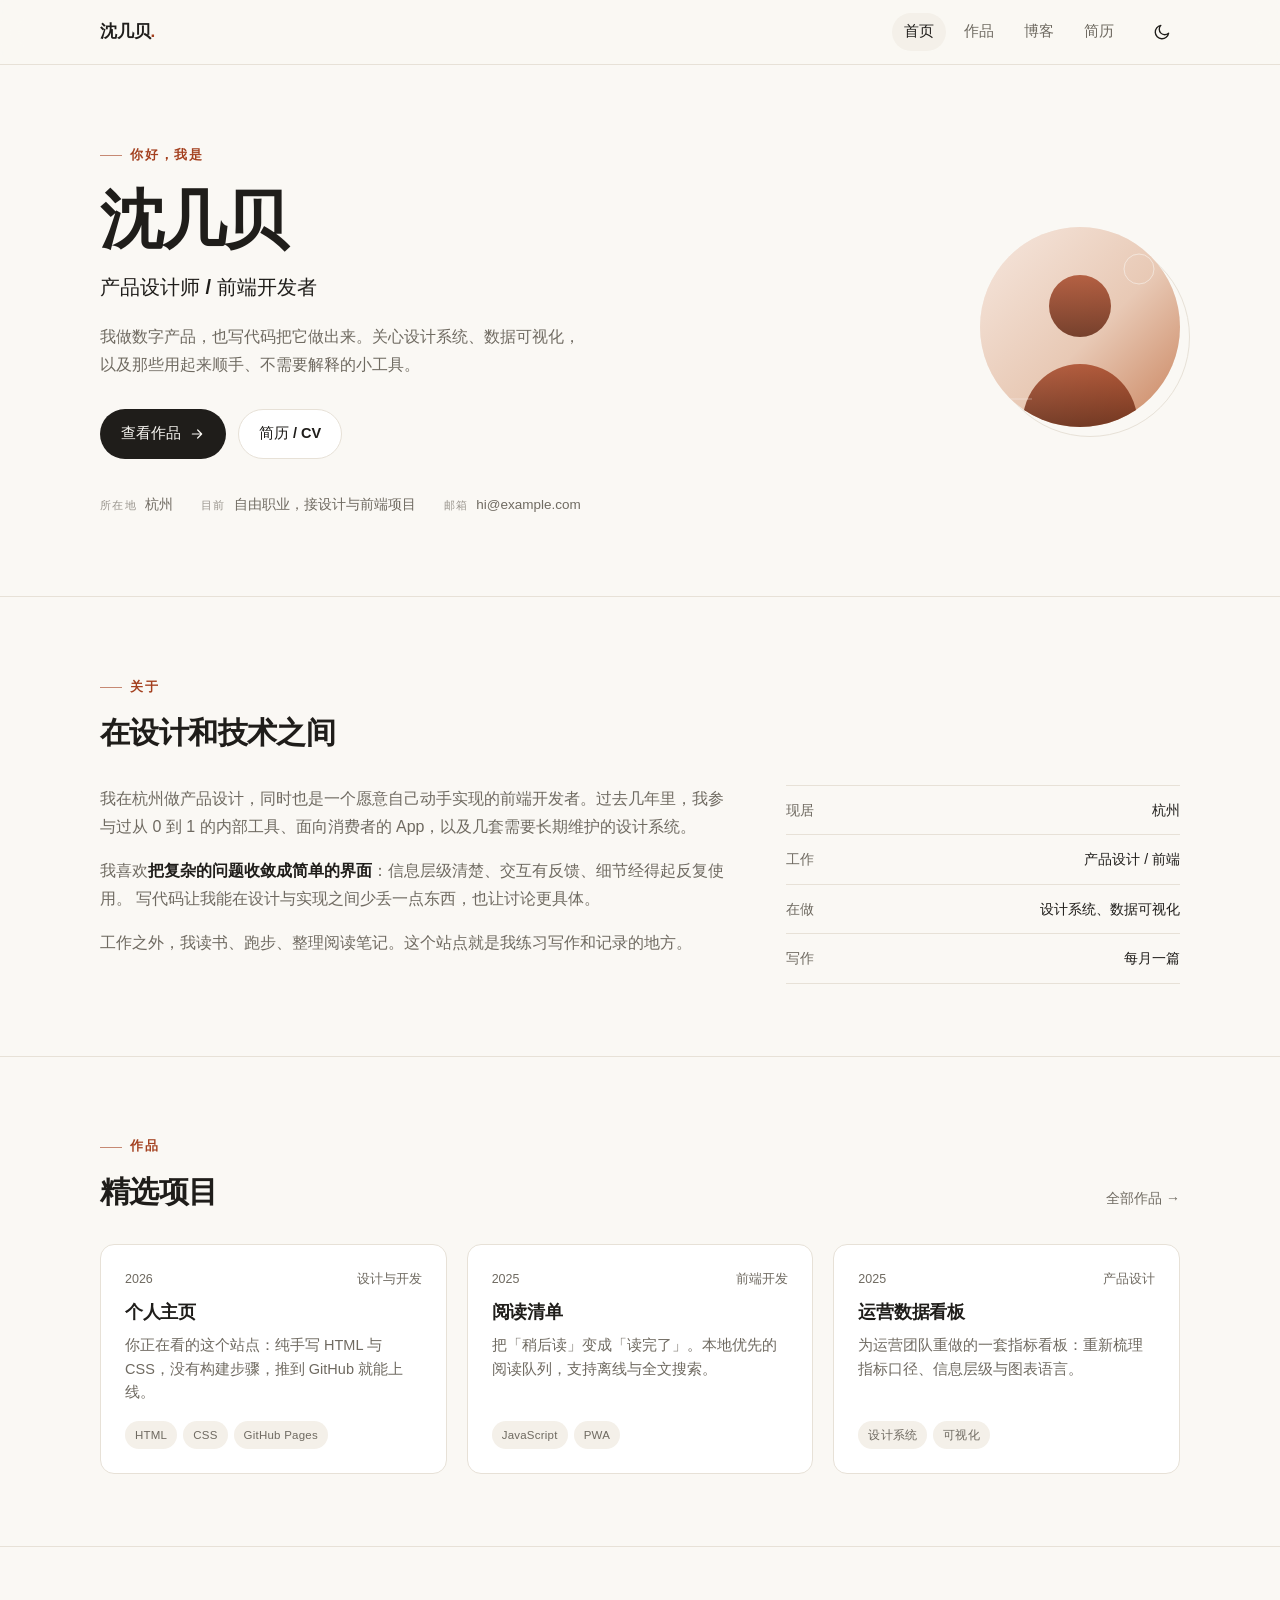
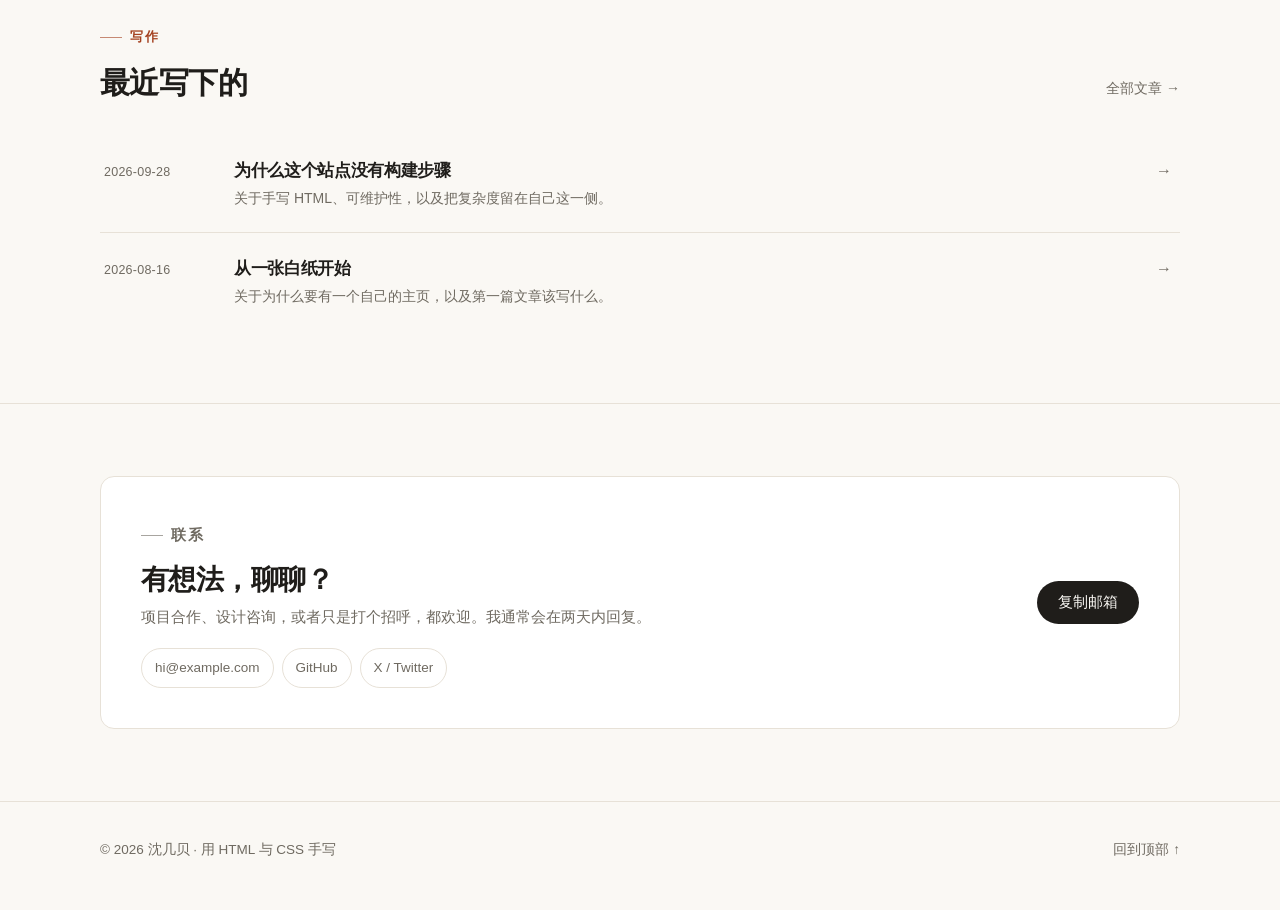
<file: index.html>
<!doctype html>
<html lang="zh-CN">
<head>
  <meta charset="utf-8">
  <meta name="viewport" content="width=device-width, initial-scale=1">
  <title>沈几贝 · 设计与开发</title>
  <meta name="description" content="沈几贝的个人主页：产品设计、前端开发与一些写下来的想法。">
  <meta name="theme-color" content="#faf8f4">

  <meta property="og:type" content="website">
  <meta property="og:title" content="沈几贝 · 设计与开发">
  <meta property="og:description" content="产品设计、前端开发，以及一些写下来的想法。">
  <meta property="og:image" content="assets/img/avatar.svg">

  <link rel="icon" href="assets/img/favicon.svg" type="image/svg+xml">
  <link rel="stylesheet" href="assets/css/style.css">

  <!-- 在样式加载前确定主题，避免闪白 -->
  <script>
    (function () {
      try {
        var saved = localStorage.getItem("theme");
        if (saved === "dark" || (!saved && window.matchMedia("(prefers-color-scheme: dark)").matches)) {
          document.documentElement.setAttribute("data-theme", "dark");
        }
      } catch (err) {}
    })();
  </script>
</head>
<body>
  <a class="skip-link" href="#main">跳到正文</a>

  <header class="site-header">
    <div class="wrap header-inner">
      <a class="brand" href="index.html">沈几贝<span class="brand-dot">.</span></a>

      <nav class="nav" id="nav" aria-label="主导航">
        <a href="index.html" aria-current="page">首页</a>
        <a href="projects.html">作品</a>
        <a href="blog/index.html">博客</a>
        <a href="resume.html">简历</a>
      </nav>

      <div class="header-actions">
        <button class="icon-btn" id="theme-toggle" type="button" aria-label="切换到深色模式" aria-pressed="false">
          <svg class="icon-sun" viewBox="0 0 24 24" aria-hidden="true">
            <circle cx="12" cy="12" r="4"></circle>
            <path d="M12 2v2M12 20v2M4.9 4.9l1.4 1.4M17.7 17.7l1.4 1.4M2 12h2M20 12h2M4.9 19.1l1.4-1.4M17.7 6.3l1.4-1.4"></path>
          </svg>
          <svg class="icon-moon" viewBox="0 0 24 24" aria-hidden="true">
            <path d="M21 12.8A8.5 8.5 0 1 1 11.2 3a6.6 6.6 0 0 0 9.8 9.8Z"></path>
          </svg>
        </button>

        <button class="icon-btn menu-btn" id="menu-toggle" type="button" aria-label="打开菜单" aria-expanded="false" aria-controls="nav">
          <svg viewBox="0 0 24 24" aria-hidden="true">
            <path d="M4 7h16M4 12h16M4 17h16"></path>
          </svg>
        </button>
      </div>
    </div>
  </header>

  <main id="main">
    <!-- Hero -->
    <section class="hero wrap">
      <div class="hero-text">
        <p class="eyebrow">你好，我是</p>
        <h1 class="hero-title">沈几贝</h1>
        <p class="hero-role">产品设计师 / 前端开发者</p>
        <p class="hero-lede">
          我做数字产品，也写代码把它做出来。关心设计系统、数据可视化，以及那些用起来顺手、不需要解释的小工具。
        </p>

        <div class="hero-actions">
          <a class="btn btn-solid" href="projects.html">
            查看作品
            <svg viewBox="0 0 24 24" aria-hidden="true"><path d="M5 12h14M13 6l6 6-6 6"></path></svg>
          </a>
          <a class="btn btn-ghost" href="resume.html">简历 / CV</a>
        </div>

        <ul class="hero-meta">
          <li><span>所在地</span>杭州</li>
          <li><span>目前</span>自由职业，接设计与前端项目</li>
          <li><span>邮箱</span>hi@example.com</li>
        </ul>
      </div>

      <div class="hero-portrait">
        <img src="assets/img/avatar.svg" alt="头像占位图，请替换为你的照片" width="200" height="200">
      </div>
    </section>

    <!-- 关于 -->
    <section class="section" id="about">
      <div class="wrap">
        <div class="section-head">
          <div>
            <p class="eyebrow">关于</p>
            <h2>在设计和技术之间</h2>
          </div>
        </div>

        <div class="about">
          <div>
            <p>
              我在杭州做产品设计，同时也是一个愿意自己动手实现的前端开发者。过去几年里，我参与过从
              0 到 1 的内部工具、面向消费者的 App，以及几套需要长期维护的设计系统。
            </p>
            <p>
              我喜欢<strong>把复杂的问题收敛成简单的界面</strong>：信息层级清楚、交互有反馈、细节经得起反复使用。
              写代码让我能在设计与实现之间少丢一点东西，也让讨论更具体。
            </p>
            <p>
              工作之外，我读书、跑步、整理阅读笔记。这个站点就是我练习写作和记录的地方。
            </p>
          </div>

          <ul class="facts">
            <li><span class="k">现居</span><span class="v">杭州</span></li>
            <li><span class="k">工作</span><span class="v">产品设计 / 前端</span></li>
            <li><span class="k">在做</span><span class="v">设计系统、数据可视化</span></li>
            <li><span class="k">写作</span><span class="v">每月一篇</span></li>
          </ul>
        </div>
      </div>
    </section>

    <!-- 精选作品 -->
    <section class="section" id="work">
      <div class="wrap">
        <div class="section-head">
          <div>
            <p class="eyebrow">作品</p>
            <h2>精选项目</h2>
          </div>
          <a class="more" href="projects.html">全部作品 →</a>
        </div>

        <div class="grid grid-3">
          <a class="card" href="https://github.com/your-username">
            <div class="card-top"><span>2026</span><span>设计与开发</span></div>
            <h3>个人主页</h3>
            <p>你正在看的这个站点：纯手写 HTML 与 CSS，没有构建步骤，推到 GitHub 就能上线。</p>
            <div class="card-tags">
              <span class="tag">HTML</span>
              <span class="tag">CSS</span>
              <span class="tag">GitHub Pages</span>
            </div>
          </a>

          <a class="card" href="https://github.com/your-username">
            <div class="card-top"><span>2025</span><span>前端开发</span></div>
            <h3>阅读清单</h3>
            <p>把「稍后读」变成「读完了」。本地优先的阅读队列，支持离线与全文搜索。</p>
            <div class="card-tags">
              <span class="tag">JavaScript</span>
              <span class="tag">PWA</span>
            </div>
          </a>

          <a class="card" href="https://github.com/your-username">
            <div class="card-top"><span>2025</span><span>产品设计</span></div>
            <h3>运营数据看板</h3>
            <p>为运营团队重做的一套指标看板：重新梳理指标口径、信息层级与图表语言。</p>
            <div class="card-tags">
              <span class="tag">设计系统</span>
              <span class="tag">可视化</span>
            </div>
          </a>
        </div>
      </div>
    </section>

    <!-- 写作 -->
    <section class="section" id="writing">
      <div class="wrap">
        <div class="section-head">
          <div>
            <p class="eyebrow">写作</p>
            <h2>最近写下的</h2>
          </div>
          <a class="more" href="blog/index.html">全部文章 →</a>
        </div>

        <ul class="post-list">
          <li>
            <a class="post-item" href="blog/why-static.html">
              <span class="post-date">2026-09-28</span>
              <div>
                <h3>为什么这个站点没有构建步骤</h3>
                <p>关于手写 HTML、可维护性，以及把复杂度留在自己这一侧。</p>
              </div>
              <span class="post-arrow" aria-hidden="true">→</span>
            </a>
          </li>
          <li>
            <a class="post-item" href="blog/hello-world.html">
              <span class="post-date">2026-08-16</span>
              <div>
                <h3>从一张白纸开始</h3>
                <p>关于为什么要有一个自己的主页，以及第一篇文章该写什么。</p>
              </div>
              <span class="post-arrow" aria-hidden="true">→</span>
            </a>
          </li>
        </ul>
      </div>
    </section>

    <!-- 联系 -->
    <section class="section" id="contact">
      <div class="wrap">
        <div class="contact">
          <div>
            <p class="eyebrow">联系</p>
            <h2>有想法，聊聊？</h2>
            <p>项目合作、设计咨询，或者只是打个招呼，都欢迎。我通常会在两天内回复。</p>
            <ul class="socials">
              <li><a href="mailto:hi@example.com">hi@example.com</a></li>
              <li><a href="https://github.com/your-username">GitHub</a></li>
              <li><a href="https://x.com/your-username">X / Twitter</a></li>
            </ul>
          </div>
          <button class="btn btn-solid" type="button" data-copy="hi@example.com">复制邮箱</button>
        </div>
      </div>
    </section>
  </main>

  <footer class="site-footer">
    <div class="wrap footer-inner">
      <p>© <span data-year>2026</span> 沈几贝 · 用 HTML 与 CSS 手写</p>
      <p><a href="#main">回到顶部 ↑</a></p>
    </div>
  </footer>

  <script src="assets/js/main.js"></script>
</body>
</html>
</file>
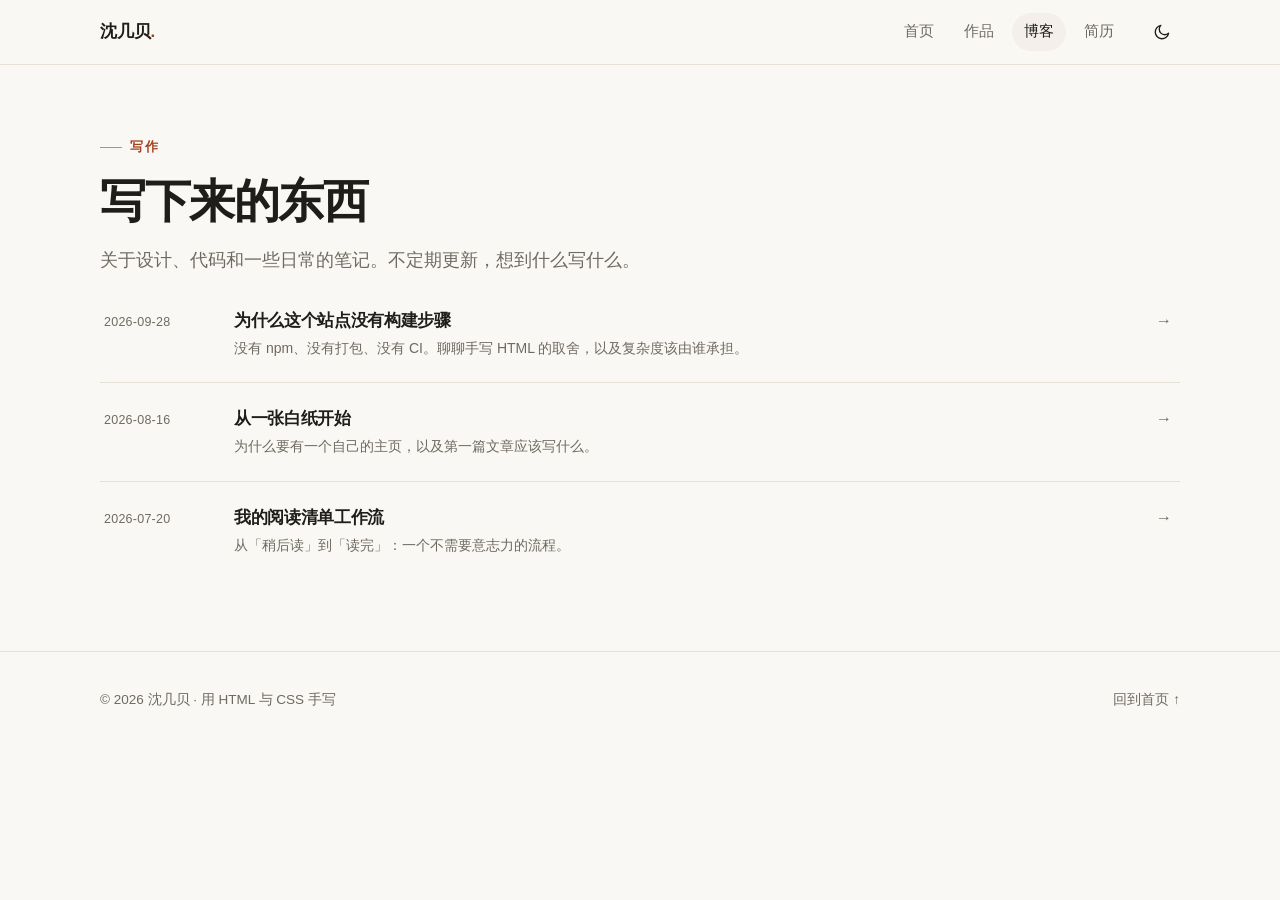
<file: blog/index.html>
<!doctype html>
<html lang="zh-CN">
<head>
  <meta charset="utf-8">
  <meta name="viewport" content="width=device-width, initial-scale=1">
  <title>博客 · 沈几贝</title>
  <meta name="description" content="关于设计、代码与日常的笔记。">
  <meta name="theme-color" content="#faf8f4">
  <link rel="icon" href="../assets/img/favicon.svg" type="image/svg+xml">
  <link rel="stylesheet" href="../assets/css/style.css">
  <script>
    (function () {
      try {
        var saved = localStorage.getItem("theme");
        if (saved === "dark" || (!saved && window.matchMedia("(prefers-color-scheme: dark)").matches)) {
          document.documentElement.setAttribute("data-theme", "dark");
        }
      } catch (err) {}
    })();
  </script>
</head>
<body>
  <a class="skip-link" href="#main">跳到正文</a>

  <header class="site-header">
    <div class="wrap header-inner">
      <a class="brand" href="../index.html">沈几贝<span class="brand-dot">.</span></a>

      <nav class="nav" id="nav" aria-label="主导航">
        <a href="../index.html">首页</a>
        <a href="../projects.html">作品</a>
        <a href="index.html" aria-current="page">博客</a>
        <a href="../resume.html">简历</a>
      </nav>

      <div class="header-actions">
        <button class="icon-btn" id="theme-toggle" type="button" aria-label="切换到深色模式" aria-pressed="false">
          <svg class="icon-sun" viewBox="0 0 24 24" aria-hidden="true">
            <circle cx="12" cy="12" r="4"></circle>
            <path d="M12 2v2M12 20v2M4.9 4.9l1.4 1.4M17.7 17.7l1.4 1.4M2 12h2M20 12h2M4.9 19.1l1.4-1.4M17.7 6.3l1.4-1.4"></path>
          </svg>
          <svg class="icon-moon" viewBox="0 0 24 24" aria-hidden="true">
            <path d="M21 12.8A8.5 8.5 0 1 1 11.2 3a6.6 6.6 0 0 0 9.8 9.8Z"></path>
          </svg>
        </button>

        <button class="icon-btn menu-btn" id="menu-toggle" type="button" aria-label="打开菜单" aria-expanded="false" aria-controls="nav">
          <svg viewBox="0 0 24 24" aria-hidden="true">
            <path d="M4 7h16M4 12h16M4 17h16"></path>
          </svg>
        </button>
      </div>
    </div>
  </header>

  <main id="main">
    <section class="page-head wrap">
      <p class="eyebrow">写作</p>
      <h1>写下来的东西</h1>
      <p class="lede">关于设计、代码和一些日常的笔记。不定期更新，想到什么写什么。</p>
    </section>

    <div class="wrap" style="padding-bottom: 72px;">
      <ul class="post-list">
        <li>
          <a class="post-item" href="why-static.html">
            <span class="post-date">2026-09-28</span>
            <div>
              <h3>为什么这个站点没有构建步骤</h3>
              <p>没有 npm、没有打包、没有 CI。聊聊手写 HTML 的取舍，以及复杂度该由谁承担。</p>
            </div>
            <span class="post-arrow" aria-hidden="true">→</span>
          </a>
        </li>
        <li>
          <a class="post-item" href="hello-world.html">
            <span class="post-date">2026-08-16</span>
            <div>
              <h3>从一张白纸开始</h3>
              <p>为什么要有一个自己的主页，以及第一篇文章应该写什么。</p>
            </div>
            <span class="post-arrow" aria-hidden="true">→</span>
          </a>
        </li>
        <li>
          <a class="post-item" href="reading-workflow.html">
            <span class="post-date">2026-07-20</span>
            <div>
              <h3>我的阅读清单工作流</h3>
              <p>从「稍后读」到「读完」：一个不需要意志力的流程。</p>
            </div>
            <span class="post-arrow" aria-hidden="true">→</span>
          </a>
        </li>
      </ul>
    </div>
  </main>

  <footer class="site-footer">
    <div class="wrap footer-inner">
      <p>© <span data-year>2026</span> 沈几贝 · 用 HTML 与 CSS 手写</p>
      <p><a href="../index.html">回到首页 ↑</a></p>
    </div>
  </footer>

  <script src="../assets/js/main.js"></script>
</body>
</html>
</file>
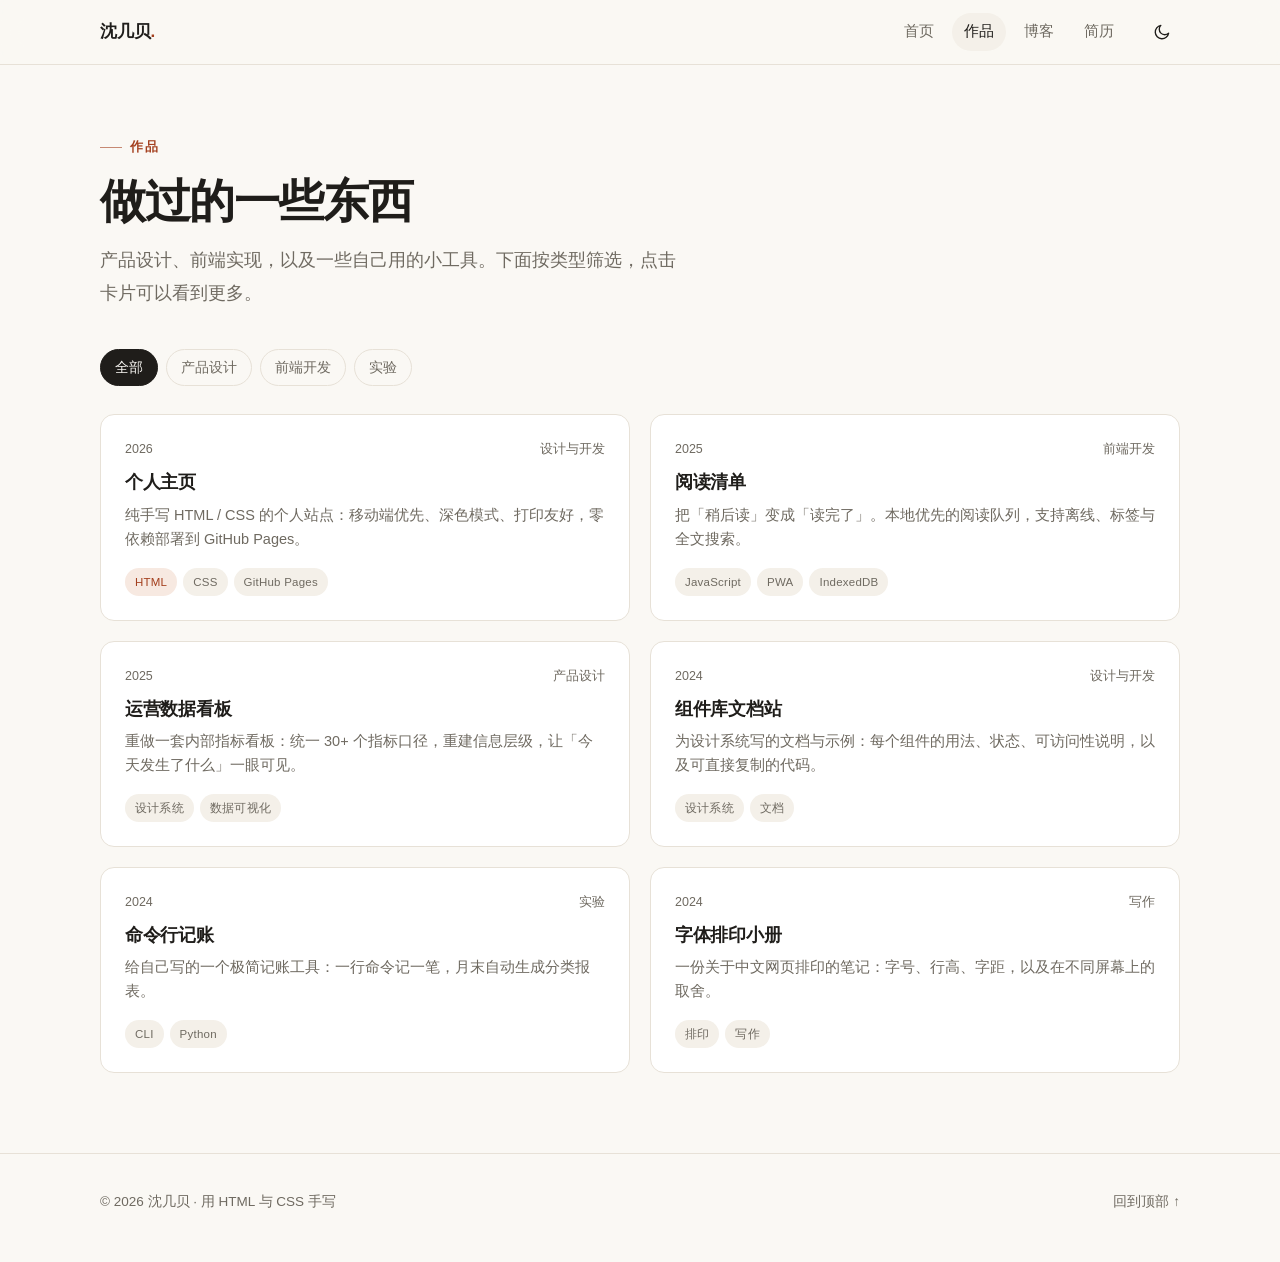
<file: projects.html>
<!doctype html>
<html lang="zh-CN">
<head>
  <meta charset="utf-8">
  <meta name="viewport" content="width=device-width, initial-scale=1">
  <title>作品 · 沈几贝</title>
  <meta name="description" content="沈几贝的项目作品集：产品设计、前端开发与实验性小工具。">
  <meta name="theme-color" content="#faf8f4">
  <link rel="icon" href="assets/img/favicon.svg" type="image/svg+xml">
  <link rel="stylesheet" href="assets/css/style.css">
  <script>
    (function () {
      try {
        var saved = localStorage.getItem("theme");
        if (saved === "dark" || (!saved && window.matchMedia("(prefers-color-scheme: dark)").matches)) {
          document.documentElement.setAttribute("data-theme", "dark");
        }
      } catch (err) {}
    })();
  </script>
</head>
<body>
  <a class="skip-link" href="#main">跳到正文</a>

  <header class="site-header">
    <div class="wrap header-inner">
      <a class="brand" href="index.html">沈几贝<span class="brand-dot">.</span></a>

      <nav class="nav" id="nav" aria-label="主导航">
        <a href="index.html">首页</a>
        <a href="projects.html" aria-current="page">作品</a>
        <a href="blog/index.html">博客</a>
        <a href="resume.html">简历</a>
      </nav>

      <div class="header-actions">
        <button class="icon-btn" id="theme-toggle" type="button" aria-label="切换到深色模式" aria-pressed="false">
          <svg class="icon-sun" viewBox="0 0 24 24" aria-hidden="true">
            <circle cx="12" cy="12" r="4"></circle>
            <path d="M12 2v2M12 20v2M4.9 4.9l1.4 1.4M17.7 17.7l1.4 1.4M2 12h2M20 12h2M4.9 19.1l1.4-1.4M17.7 6.3l1.4-1.4"></path>
          </svg>
          <svg class="icon-moon" viewBox="0 0 24 24" aria-hidden="true">
            <path d="M21 12.8A8.5 8.5 0 1 1 11.2 3a6.6 6.6 0 0 0 9.8 9.8Z"></path>
          </svg>
        </button>

        <button class="icon-btn menu-btn" id="menu-toggle" type="button" aria-label="打开菜单" aria-expanded="false" aria-controls="nav">
          <svg viewBox="0 0 24 24" aria-hidden="true">
            <path d="M4 7h16M4 12h16M4 17h16"></path>
          </svg>
        </button>
      </div>
    </div>
  </header>

  <main id="main">
    <section class="page-head wrap">
      <p class="eyebrow">作品</p>
      <h1>做过的一些东西</h1>
      <p class="lede">
        产品设计、前端实现，以及一些自己用的小工具。下面按类型筛选，点击卡片可以看到更多。
      </p>
    </section>

    <div class="wrap">
      <div class="filter" data-filter role="group" aria-label="按类型筛选作品">
        <button type="button" data-filter-value="all" aria-pressed="true">全部</button>
        <button type="button" data-filter-value="design" aria-pressed="false">产品设计</button>
        <button type="button" data-filter-value="code" aria-pressed="false">前端开发</button>
        <button type="button" data-filter-value="lab" aria-pressed="false">实验</button>
      </div>

      <div class="grid grid-2" style="padding-bottom: 80px;">
        <a class="card" href="https://github.com/your-username" data-tags="design code">
          <div class="card-top"><span>2026</span><span>设计与开发</span></div>
          <h3>个人主页</h3>
          <p>纯手写 HTML / CSS 的个人站点：移动端优先、深色模式、打印友好，零依赖部署到 GitHub Pages。</p>
          <div class="card-tags">
            <span class="tag tag-accent">HTML</span>
            <span class="tag">CSS</span>
            <span class="tag">GitHub Pages</span>
          </div>
        </a>

        <a class="card" href="https://github.com/your-username" data-tags="code lab">
          <div class="card-top"><span>2025</span><span>前端开发</span></div>
          <h3>阅读清单</h3>
          <p>把「稍后读」变成「读完了」。本地优先的阅读队列，支持离线、标签与全文搜索。</p>
          <div class="card-tags">
            <span class="tag">JavaScript</span>
            <span class="tag">PWA</span>
            <span class="tag">IndexedDB</span>
          </div>
        </a>

        <a class="card" href="https://github.com/your-username" data-tags="design">
          <div class="card-top"><span>2025</span><span>产品设计</span></div>
          <h3>运营数据看板</h3>
          <p>重做一套内部指标看板：统一 30+ 个指标口径，重建信息层级，让「今天发生了什么」一眼可见。</p>
          <div class="card-tags">
            <span class="tag">设计系统</span>
            <span class="tag">数据可视化</span>
          </div>
        </a>

        <a class="card" href="https://github.com/your-username" data-tags="design code">
          <div class="card-top"><span>2024</span><span>设计与开发</span></div>
          <h3>组件库文档站</h3>
          <p>为设计系统写的文档与示例：每个组件的用法、状态、可访问性说明，以及可直接复制的代码。</p>
          <div class="card-tags">
            <span class="tag">设计系统</span>
            <span class="tag">文档</span>
          </div>
        </a>

        <a class="card" href="https://github.com/your-username" data-tags="code lab">
          <div class="card-top"><span>2024</span><span>实验</span></div>
          <h3>命令行记账</h3>
          <p>给自己写的一个极简记账工具：一行命令记一笔，月末自动生成分类报表。</p>
          <div class="card-tags">
            <span class="tag">CLI</span>
            <span class="tag">Python</span>
          </div>
        </a>

        <a class="card" href="https://github.com/your-username" data-tags="lab design">
          <div class="card-top"><span>2024</span><span>写作</span></div>
          <h3>字体排印小册</h3>
          <p>一份关于中文网页排印的笔记：字号、行高、字距，以及在不同屏幕上的取舍。</p>
          <div class="card-tags">
            <span class="tag">排印</span>
            <span class="tag">写作</span>
          </div>
        </a>
      </div>
    </div>
  </main>

  <footer class="site-footer">
    <div class="wrap footer-inner">
      <p>© <span data-year>2026</span> 沈几贝 · 用 HTML 与 CSS 手写</p>
      <p><a href="#main">回到顶部 ↑</a></p>
    </div>
  </footer>

  <script src="assets/js/main.js"></script>
</body>
</html>
</file>
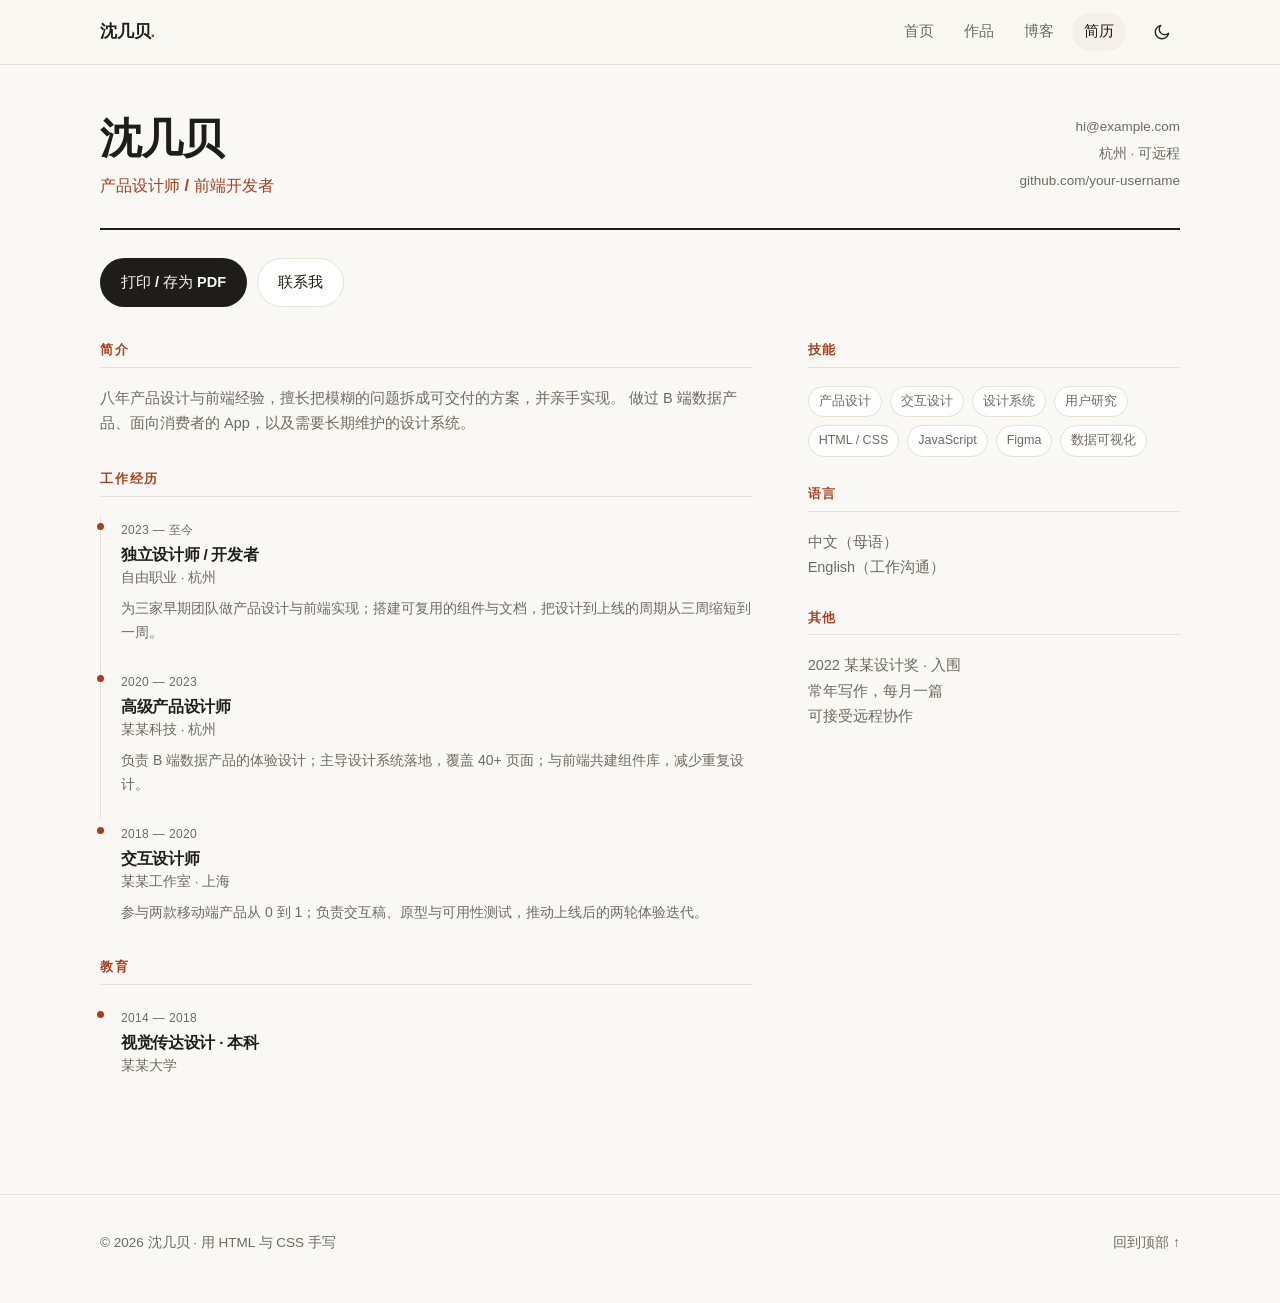
<file: resume.html>
<!doctype html>
<html lang="zh-CN">
<head>
  <meta charset="utf-8">
  <meta name="viewport" content="width=device-width, initial-scale=1">
  <title>简历 · 沈几贝</title>
  <meta name="description" content="沈几贝的简历：产品设计与前端开发经历。">
  <meta name="theme-color" content="#faf8f4">
  <link rel="icon" href="assets/img/favicon.svg" type="image/svg+xml">
  <link rel="stylesheet" href="assets/css/style.css">
  <script>
    (function () {
      try {
        var saved = localStorage.getItem("theme");
        if (saved === "dark" || (!saved && window.matchMedia("(prefers-color-scheme: dark)").matches)) {
          document.documentElement.setAttribute("data-theme", "dark");
        }
      } catch (err) {}
    })();
  </script>
</head>
<body>
  <a class="skip-link" href="#main">跳到正文</a>

  <header class="site-header">
    <div class="wrap header-inner">
      <a class="brand" href="index.html">沈几贝<span class="brand-dot">.</span></a>

      <nav class="nav" id="nav" aria-label="主导航">
        <a href="index.html">首页</a>
        <a href="projects.html">作品</a>
        <a href="blog/index.html">博客</a>
        <a href="resume.html" aria-current="page">简历</a>
      </nav>

      <div class="header-actions">
        <button class="icon-btn" id="theme-toggle" type="button" aria-label="切换到深色模式" aria-pressed="false">
          <svg class="icon-sun" viewBox="0 0 24 24" aria-hidden="true">
            <circle cx="12" cy="12" r="4"></circle>
            <path d="M12 2v2M12 20v2M4.9 4.9l1.4 1.4M17.7 17.7l1.4 1.4M2 12h2M20 12h2M4.9 19.1l1.4-1.4M17.7 6.3l1.4-1.4"></path>
          </svg>
          <svg class="icon-moon" viewBox="0 0 24 24" aria-hidden="true">
            <path d="M21 12.8A8.5 8.5 0 1 1 11.2 3a6.6 6.6 0 0 0 9.8 9.8Z"></path>
          </svg>
        </button>

        <button class="icon-btn menu-btn" id="menu-toggle" type="button" aria-label="打开菜单" aria-expanded="false" aria-controls="nav">
          <svg viewBox="0 0 24 24" aria-hidden="true">
            <path d="M4 7h16M4 12h16M4 17h16"></path>
          </svg>
        </button>
      </div>
    </div>
  </header>

  <main id="main" class="resume wrap">
    <div class="resume-head">
      <div>
        <h1>沈几贝</h1>
        <p class="role">产品设计师 / 前端开发者</p>
      </div>
      <ul class="resume-contact">
        <li><a href="mailto:hi@example.com">hi@example.com</a></li>
        <li>杭州 · 可远程</li>
        <li><a href="https://github.com/your-username">github.com/your-username</a></li>
      </ul>
    </div>

    <div class="resume-actions no-print">
      <button class="btn btn-solid" type="button" onclick="window.print()">打印 / 存为 PDF</button>
      <a class="btn btn-ghost" href="mailto:hi@example.com">联系我</a>
    </div>

    <div class="resume-grid">
      <div>
        <section class="resume-section">
          <h2>简介</h2>
          <p>
            八年产品设计与前端经验，擅长把模糊的问题拆成可交付的方案，并亲手实现。
            做过 B 端数据产品、面向消费者的 App，以及需要长期维护的设计系统。
          </p>
        </section>

        <section class="resume-section">
          <h2>工作经历</h2>
          <ul class="timeline">
            <li>
              <span class="when">2023 — 至今</span>
              <h3>独立设计师 / 开发者</h3>
              <p class="where">自由职业 · 杭州</p>
              <p>为三家早期团队做产品设计与前端实现；搭建可复用的组件与文档，把设计到上线的周期从三周缩短到一周。</p>
            </li>
            <li>
              <span class="when">2020 — 2023</span>
              <h3>高级产品设计师</h3>
              <p class="where">某某科技 · 杭州</p>
              <p>负责 B 端数据产品的体验设计；主导设计系统落地，覆盖 40+ 页面；与前端共建组件库，减少重复设计。</p>
            </li>
            <li>
              <span class="when">2018 — 2020</span>
              <h3>交互设计师</h3>
              <p class="where">某某工作室 · 上海</p>
              <p>参与两款移动端产品从 0 到 1；负责交互稿、原型与可用性测试，推动上线后的两轮体验迭代。</p>
            </li>
          </ul>
        </section>

        <section class="resume-section">
          <h2>教育</h2>
          <ul class="timeline">
            <li>
              <span class="when">2014 — 2018</span>
              <h3>视觉传达设计 · 本科</h3>
              <p class="where">某某大学</p>
            </li>
          </ul>
        </section>
      </div>

      <aside class="resume-aside">
        <section class="resume-section">
          <h2>技能</h2>
          <ul class="chips">
            <li>产品设计</li>
            <li>交互设计</li>
            <li>设计系统</li>
            <li>用户研究</li>
            <li>HTML / CSS</li>
            <li>JavaScript</li>
            <li>Figma</li>
            <li>数据可视化</li>
          </ul>
        </section>

        <section class="resume-section">
          <h2>语言</h2>
          <p>中文（母语）<br>English（工作沟通）</p>
        </section>

        <section class="resume-section">
          <h2>其他</h2>
          <p>
            2022 某某设计奖 · 入围<br>
            常年写作，每月一篇<br>
            可接受远程协作
          </p>
        </section>
      </aside>
    </div>
  </main>

  <footer class="site-footer">
    <div class="wrap footer-inner">
      <p>© <span data-year>2026</span> 沈几贝 · 用 HTML 与 CSS 手写</p>
      <p><a href="#main">回到顶部 ↑</a></p>
    </div>
  </footer>

  <script src="assets/js/main.js"></script>
</body>
</html>
</file>
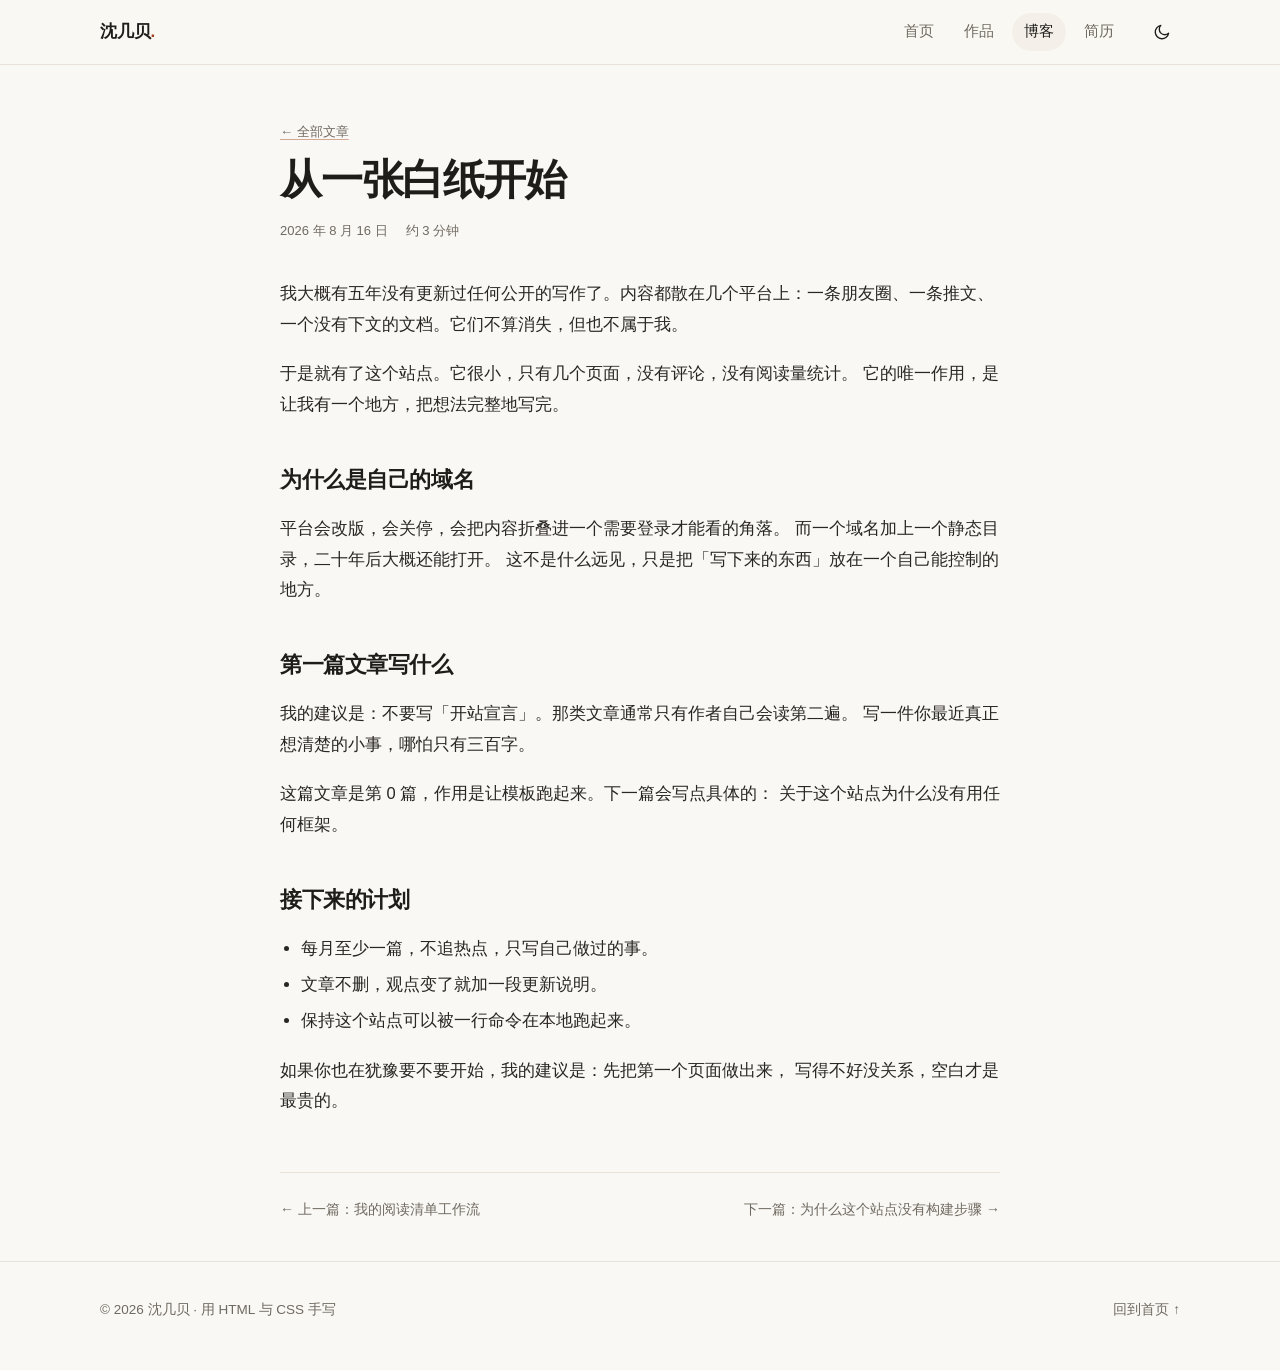
<file: blog/hello-world.html>
<!doctype html>
<html lang="zh-CN">
<head>
  <meta charset="utf-8">
  <meta name="viewport" content="width=device-width, initial-scale=1">
  <title>从一张白纸开始 · 沈几贝</title>
  <meta name="description" content="为什么要有一个自己的主页，以及第一篇文章应该写什么。">
  <meta name="theme-color" content="#faf8f4">
  <link rel="icon" href="../assets/img/favicon.svg" type="image/svg+xml">
  <link rel="stylesheet" href="../assets/css/style.css">
  <script>
    (function () {
      try {
        var saved = localStorage.getItem("theme");
        if (saved === "dark" || (!saved && window.matchMedia("(prefers-color-scheme: dark)").matches)) {
          document.documentElement.setAttribute("data-theme", "dark");
        }
      } catch (err) {}
    })();
  </script>
</head>
<body>
  <a class="skip-link" href="#main">跳到正文</a>

  <header class="site-header">
    <div class="wrap header-inner">
      <a class="brand" href="../index.html">沈几贝<span class="brand-dot">.</span></a>

      <nav class="nav" id="nav" aria-label="主导航">
        <a href="../index.html">首页</a>
        <a href="../projects.html">作品</a>
        <a href="index.html" aria-current="page">博客</a>
        <a href="../resume.html">简历</a>
      </nav>

      <div class="header-actions">
        <button class="icon-btn" id="theme-toggle" type="button" aria-label="切换到深色模式" aria-pressed="false">
          <svg class="icon-sun" viewBox="0 0 24 24" aria-hidden="true">
            <circle cx="12" cy="12" r="4"></circle>
            <path d="M12 2v2M12 20v2M4.9 4.9l1.4 1.4M17.7 17.7l1.4 1.4M2 12h2M20 12h2M4.9 19.1l1.4-1.4M17.7 6.3l1.4-1.4"></path>
          </svg>
          <svg class="icon-moon" viewBox="0 0 24 24" aria-hidden="true">
            <path d="M21 12.8A8.5 8.5 0 1 1 11.2 3a6.6 6.6 0 0 0 9.8 9.8Z"></path>
          </svg>
        </button>

        <button class="icon-btn menu-btn" id="menu-toggle" type="button" aria-label="打开菜单" aria-expanded="false" aria-controls="nav">
          <svg viewBox="0 0 24 24" aria-hidden="true">
            <path d="M4 7h16M4 12h16M4 17h16"></path>
          </svg>
        </button>
      </div>
    </div>
  </header>

  <main id="main">
    <article class="article wrap-narrow">
      <p class="article-meta"><a href="index.html">← 全部文章</a></p>

      <header class="article-head">
        <h1>从一张白纸开始</h1>
        <p class="article-meta">
          <time datetime="2026-08-16">2026 年 8 月 16 日</time>
          <span>约 3 分钟</span>
        </p>
      </header>

      <div class="prose">
        <p>
          我大概有五年没有更新过任何公开的写作了。内容都散在几个平台上：一条朋友圈、一条推文、
          一个没有下文的文档。它们不算消失，但也不属于我。
        </p>

        <p>
          于是就有了这个站点。它很小，只有几个页面，没有评论，没有阅读量统计。
          它的唯一作用，是让我有一个地方，把想法完整地写完。
        </p>

        <h2>为什么是自己的域名</h2>

        <p>
          平台会改版，会关停，会把内容折叠进一个需要登录才能看的角落。
          而一个域名加上一个静态目录，二十年后大概还能打开。
          这不是什么远见，只是把「写下来的东西」放在一个自己能控制的地方。
        </p>

        <h2>第一篇文章写什么</h2>

        <p>
          我的建议是：不要写「开站宣言」。那类文章通常只有作者自己会读第二遍。
          写一件你最近真正想清楚的小事，哪怕只有三百字。
        </p>

        <p>
          这篇文章是第 0 篇，作用是让模板跑起来。下一篇会写点具体的：
          关于这个站点为什么没有用任何框架。
        </p>

        <h2>接下来的计划</h2>

        <ul>
          <li>每月至少一篇，不追热点，只写自己做过的事。</li>
          <li>文章不删，观点变了就加一段更新说明。</li>
          <li>保持这个站点可以被一行命令在本地跑起来。</li>
        </ul>

        <p>
          如果你也在犹豫要不要开始，我的建议是：先把第一个页面做出来，
          写得不好没关系，空白才是最贵的。
        </p>
      </div>

      <footer class="article-footer">
        <a href="reading-workflow.html">← 上一篇：我的阅读清单工作流</a>
        <a href="why-static.html">下一篇：为什么这个站点没有构建步骤 →</a>
      </footer>
    </article>
  </main>

  <footer class="site-footer">
    <div class="wrap footer-inner">
      <p>© <span data-year>2026</span> 沈几贝 · 用 HTML 与 CSS 手写</p>
      <p><a href="../index.html">回到首页 ↑</a></p>
    </div>
  </footer>

  <script src="../assets/js/main.js"></script>
</body>
</html>
</file>
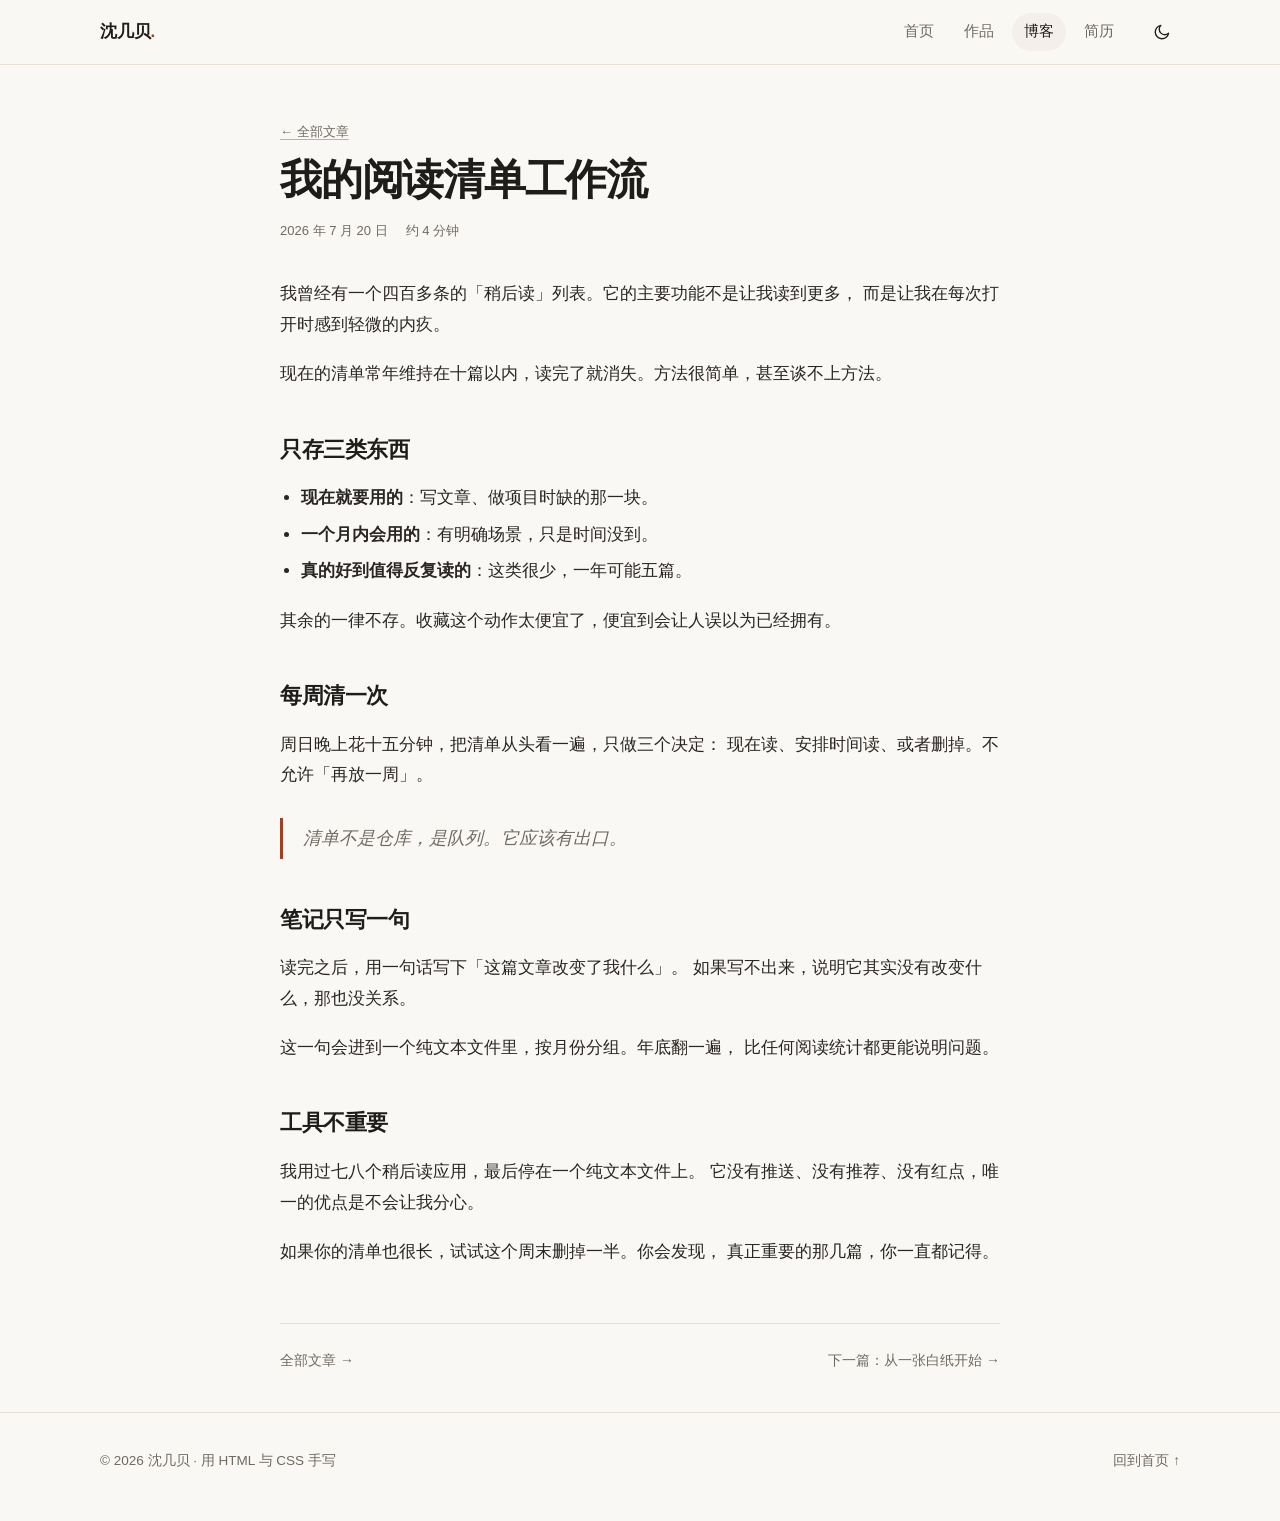
<file: blog/reading-workflow.html>
<!doctype html>
<html lang="zh-CN">
<head>
  <meta charset="utf-8">
  <meta name="viewport" content="width=device-width, initial-scale=1">
  <title>我的阅读清单工作流 · 沈几贝</title>
  <meta name="description" content="从「稍后读」到「读完」：一个不需要意志力的流程。">
  <meta name="theme-color" content="#faf8f4">
  <link rel="icon" href="../assets/img/favicon.svg" type="image/svg+xml">
  <link rel="stylesheet" href="../assets/css/style.css">
  <script>
    (function () {
      try {
        var saved = localStorage.getItem("theme");
        if (saved === "dark" || (!saved && window.matchMedia("(prefers-color-scheme: dark)").matches)) {
          document.documentElement.setAttribute("data-theme", "dark");
        }
      } catch (err) {}
    })();
  </script>
</head>
<body>
  <a class="skip-link" href="#main">跳到正文</a>

  <header class="site-header">
    <div class="wrap header-inner">
      <a class="brand" href="../index.html">沈几贝<span class="brand-dot">.</span></a>

      <nav class="nav" id="nav" aria-label="主导航">
        <a href="../index.html">首页</a>
        <a href="../projects.html">作品</a>
        <a href="index.html" aria-current="page">博客</a>
        <a href="../resume.html">简历</a>
      </nav>

      <div class="header-actions">
        <button class="icon-btn" id="theme-toggle" type="button" aria-label="切换到深色模式" aria-pressed="false">
          <svg class="icon-sun" viewBox="0 0 24 24" aria-hidden="true">
            <circle cx="12" cy="12" r="4"></circle>
            <path d="M12 2v2M12 20v2M4.9 4.9l1.4 1.4M17.7 17.7l1.4 1.4M2 12h2M20 12h2M4.9 19.1l1.4-1.4M17.7 6.3l1.4-1.4"></path>
          </svg>
          <svg class="icon-moon" viewBox="0 0 24 24" aria-hidden="true">
            <path d="M21 12.8A8.5 8.5 0 1 1 11.2 3a6.6 6.6 0 0 0 9.8 9.8Z"></path>
          </svg>
        </button>

        <button class="icon-btn menu-btn" id="menu-toggle" type="button" aria-label="打开菜单" aria-expanded="false" aria-controls="nav">
          <svg viewBox="0 0 24 24" aria-hidden="true">
            <path d="M4 7h16M4 12h16M4 17h16"></path>
          </svg>
        </button>
      </div>
    </div>
  </header>

  <main id="main">
    <article class="article wrap-narrow">
      <p class="article-meta"><a href="index.html">← 全部文章</a></p>

      <header class="article-head">
        <h1>我的阅读清单工作流</h1>
        <p class="article-meta">
          <time datetime="2026-07-20">2026 年 7 月 20 日</time>
          <span>约 4 分钟</span>
        </p>
      </header>

      <div class="prose">
        <p>
          我曾经有一个四百多条的「稍后读」列表。它的主要功能不是让我读到更多，
          而是让我在每次打开时感到轻微的内疚。
        </p>

        <p>
          现在的清单常年维持在十篇以内，读完了就消失。方法很简单，甚至谈不上方法。
        </p>

        <h2>只存三类东西</h2>

        <ul>
          <li><strong>现在就要用的</strong>：写文章、做项目时缺的那一块。</li>
          <li><strong>一个月内会用的</strong>：有明确场景，只是时间没到。</li>
          <li><strong>真的好到值得反复读的</strong>：这类很少，一年可能五篇。</li>
        </ul>

        <p>
          其余的一律不存。收藏这个动作太便宜了，便宜到会让人误以为已经拥有。
        </p>

        <h2>每周清一次</h2>

        <p>
          周日晚上花十五分钟，把清单从头看一遍，只做三个决定：
          现在读、安排时间读、或者删掉。不允许「再放一周」。
        </p>

        <blockquote>
          清单不是仓库，是队列。它应该有出口。
        </blockquote>

        <h2>笔记只写一句</h2>

        <p>
          读完之后，用一句话写下「这篇文章改变了我什么」。
          如果写不出来，说明它其实没有改变什么，那也没关系。
        </p>

        <p>
          这一句会进到一个纯文本文件里，按月份分组。年底翻一遍，
          比任何阅读统计都更能说明问题。
        </p>

        <h2>工具不重要</h2>

        <p>
          我用过七八个稍后读应用，最后停在一个纯文本文件上。
          它没有推送、没有推荐、没有红点，唯一的优点是不会让我分心。
        </p>

        <p>
          如果你的清单也很长，试试这个周末删掉一半。你会发现，
          真正重要的那几篇，你一直都记得。
        </p>
      </div>

      <footer class="article-footer">
        <a href="index.html">全部文章 →</a>
        <a href="hello-world.html">下一篇：从一张白纸开始 →</a>
      </footer>
    </article>
  </main>

  <footer class="site-footer">
    <div class="wrap footer-inner">
      <p>© <span data-year>2026</span> 沈几贝 · 用 HTML 与 CSS 手写</p>
      <p><a href="../index.html">回到首页 ↑</a></p>
    </div>
  </footer>

  <script src="../assets/js/main.js"></script>
</body>
</html>
</file>
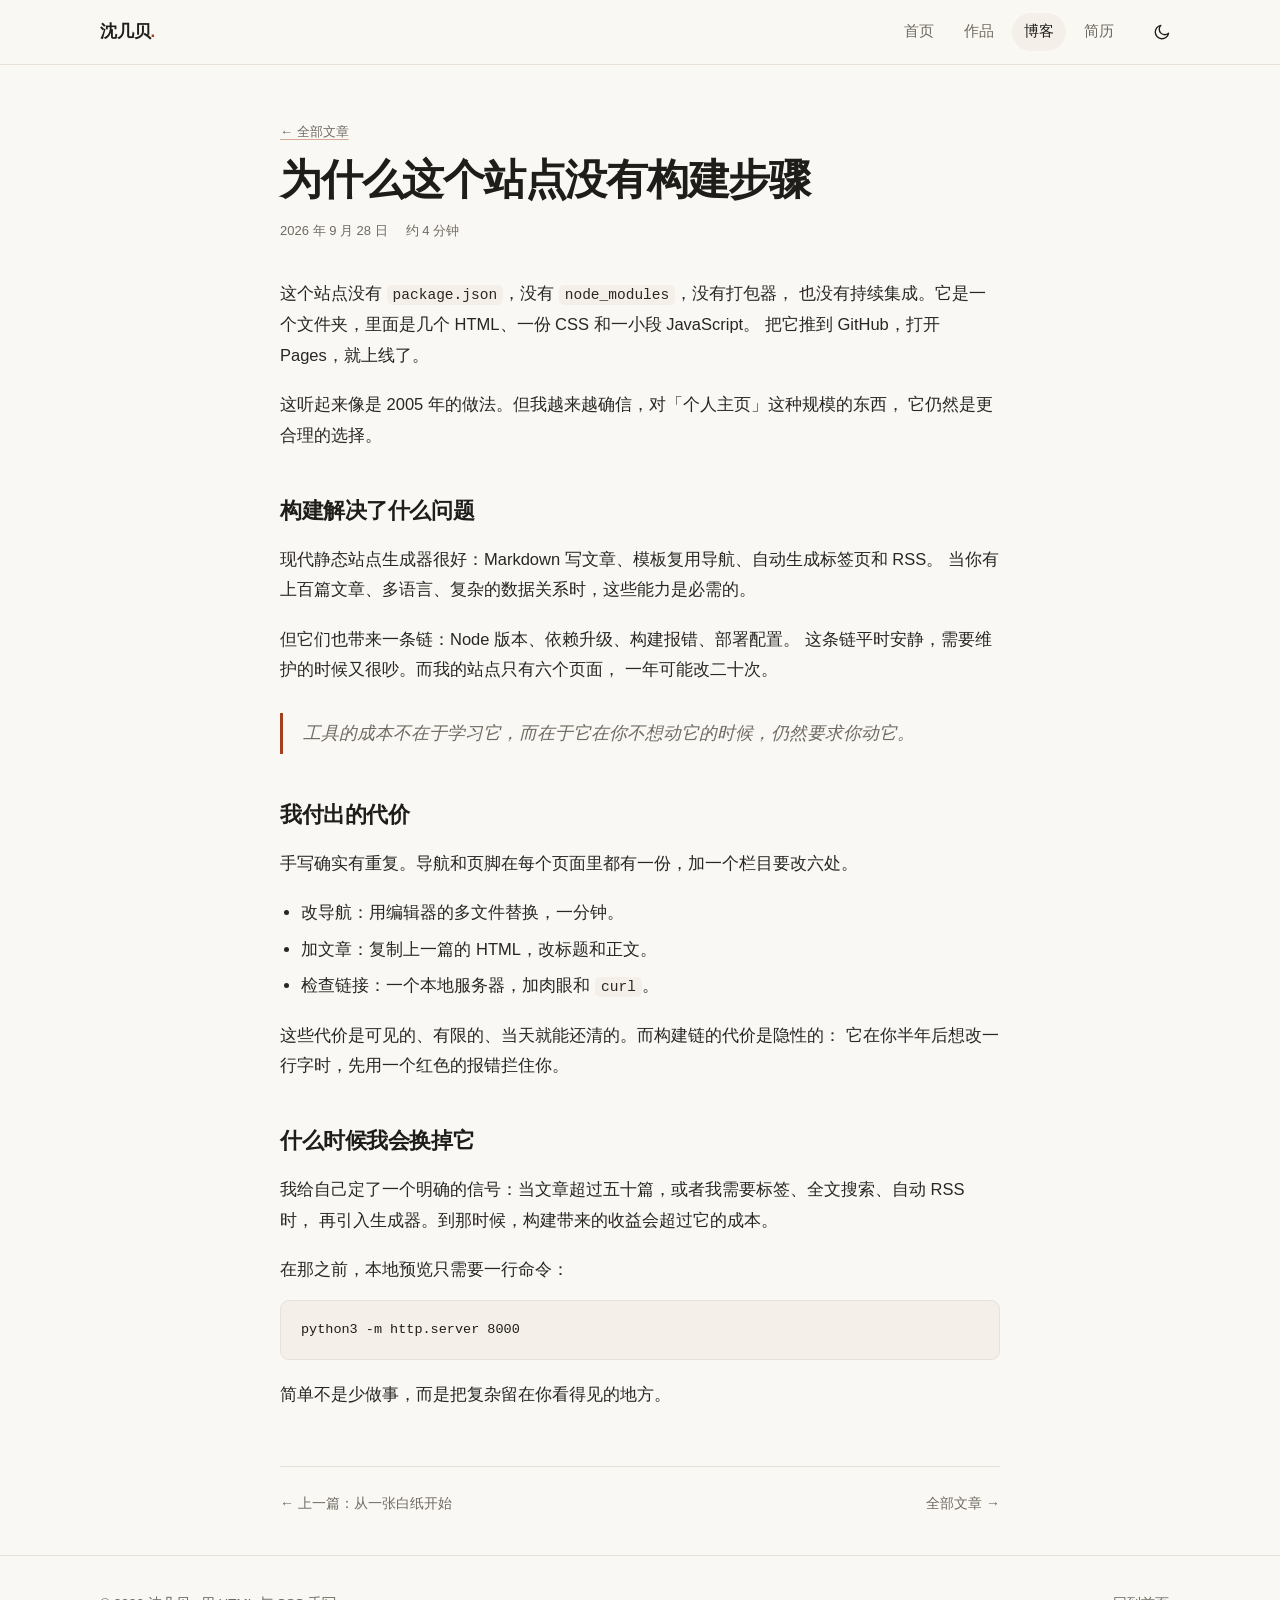
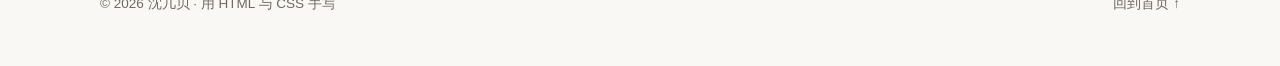
<file: blog/why-static.html>
<!doctype html>
<html lang="zh-CN">
<head>
  <meta charset="utf-8">
  <meta name="viewport" content="width=device-width, initial-scale=1">
  <title>为什么这个站点没有构建步骤 · 沈几贝</title>
  <meta name="description" content="没有 npm、没有打包、没有 CI。聊聊手写 HTML 的取舍，以及复杂度该由谁承担。">
  <meta name="theme-color" content="#faf8f4">
  <link rel="icon" href="../assets/img/favicon.svg" type="image/svg+xml">
  <link rel="stylesheet" href="../assets/css/style.css">
  <script>
    (function () {
      try {
        var saved = localStorage.getItem("theme");
        if (saved === "dark" || (!saved && window.matchMedia("(prefers-color-scheme: dark)").matches)) {
          document.documentElement.setAttribute("data-theme", "dark");
        }
      } catch (err) {}
    })();
  </script>
</head>
<body>
  <a class="skip-link" href="#main">跳到正文</a>

  <header class="site-header">
    <div class="wrap header-inner">
      <a class="brand" href="../index.html">沈几贝<span class="brand-dot">.</span></a>

      <nav class="nav" id="nav" aria-label="主导航">
        <a href="../index.html">首页</a>
        <a href="../projects.html">作品</a>
        <a href="index.html" aria-current="page">博客</a>
        <a href="../resume.html">简历</a>
      </nav>

      <div class="header-actions">
        <button class="icon-btn" id="theme-toggle" type="button" aria-label="切换到深色模式" aria-pressed="false">
          <svg class="icon-sun" viewBox="0 0 24 24" aria-hidden="true">
            <circle cx="12" cy="12" r="4"></circle>
            <path d="M12 2v2M12 20v2M4.9 4.9l1.4 1.4M17.7 17.7l1.4 1.4M2 12h2M20 12h2M4.9 19.1l1.4-1.4M17.7 6.3l1.4-1.4"></path>
          </svg>
          <svg class="icon-moon" viewBox="0 0 24 24" aria-hidden="true">
            <path d="M21 12.8A8.5 8.5 0 1 1 11.2 3a6.6 6.6 0 0 0 9.8 9.8Z"></path>
          </svg>
        </button>

        <button class="icon-btn menu-btn" id="menu-toggle" type="button" aria-label="打开菜单" aria-expanded="false" aria-controls="nav">
          <svg viewBox="0 0 24 24" aria-hidden="true">
            <path d="M4 7h16M4 12h16M4 17h16"></path>
          </svg>
        </button>
      </div>
    </div>
  </header>

  <main id="main">
    <article class="article wrap-narrow">
      <p class="article-meta"><a href="index.html">← 全部文章</a></p>

      <header class="article-head">
        <h1>为什么这个站点没有构建步骤</h1>
        <p class="article-meta">
          <time datetime="2026-09-28">2026 年 9 月 28 日</time>
          <span>约 4 分钟</span>
        </p>
      </header>

      <div class="prose">
        <p>
          这个站点没有 <code>package.json</code>，没有 <code>node_modules</code>，没有打包器，
          也没有持续集成。它是一个文件夹，里面是几个 HTML、一份 CSS 和一小段 JavaScript。
          把它推到 GitHub，打开 Pages，就上线了。
        </p>

        <p>
          这听起来像是 2005 年的做法。但我越来越确信，对「个人主页」这种规模的东西，
          它仍然是更合理的选择。
        </p>

        <h2>构建解决了什么问题</h2>

        <p>
          现代静态站点生成器很好：Markdown 写文章、模板复用导航、自动生成标签页和 RSS。
          当你有上百篇文章、多语言、复杂的数据关系时，这些能力是必需的。
        </p>

        <p>
          但它们也带来一条链：Node 版本、依赖升级、构建报错、部署配置。
          这条链平时安静，需要维护的时候又很吵。而我的站点只有六个页面，
          一年可能改二十次。
        </p>

        <blockquote>
          工具的成本不在于学习它，而在于它在你不想动它的时候，仍然要求你动它。
        </blockquote>

        <h2>我付出的代价</h2>

        <p>手写确实有重复。导航和页脚在每个页面里都有一份，加一个栏目要改六处。</p>

        <ul>
          <li>改导航：用编辑器的多文件替换，一分钟。</li>
          <li>加文章：复制上一篇的 HTML，改标题和正文。</li>
          <li>检查链接：一个本地服务器，加肉眼和 <code>curl</code>。</li>
        </ul>

        <p>
          这些代价是可见的、有限的、当天就能还清的。而构建链的代价是隐性的：
          它在你半年后想改一行字时，先用一个红色的报错拦住你。
        </p>

        <h2>什么时候我会换掉它</h2>

        <p>
          我给自己定了一个明确的信号：当文章超过五十篇，或者我需要标签、全文搜索、自动 RSS 时，
          再引入生成器。到那时候，构建带来的收益会超过它的成本。
        </p>

        <p>
          在那之前，本地预览只需要一行命令：
        </p>

        <pre><code>python3 -m http.server 8000</code></pre>

        <p>
          简单不是少做事，而是把复杂留在你看得见的地方。
        </p>
      </div>

      <footer class="article-footer">
        <a href="hello-world.html">← 上一篇：从一张白纸开始</a>
        <a href="index.html">全部文章 →</a>
      </footer>
    </article>
  </main>

  <footer class="site-footer">
    <div class="wrap footer-inner">
      <p>© <span data-year>2026</span> 沈几贝 · 用 HTML 与 CSS 手写</p>
      <p><a href="../index.html">回到首页 ↑</a></p>
    </div>
  </footer>

  <script src="../assets/js/main.js"></script>
</body>
</html>
</file>
<file: assets/css/style.css>
/* ==========================================================================
   个人主页 · 基础样式
   零依赖，纯 CSS。修改配色只需改 :root 里的变量。
   ========================================================================== */

:root {
  color-scheme: light;

  --bg: #faf8f4;
  --surface: #ffffff;
  --surface-alt: #f4f0e9;
  --text: #1f1d1a;
  --muted: #6f6a61;
  --line: #e7e1d7;
  --accent: #a4401f;
  --accent-ink: #ffffff;
  --accent-soft: #f7e9e1;

  --radius: 14px;
  --radius-sm: 9px;
  --wrap: 1080px;
  --wrap-narrow: 720px;
  --shadow: 0 1px 2px rgba(31, 29, 26, 0.04), 0 18px 40px -28px rgba(31, 29, 26, 0.35);

  --font-sans: -apple-system, BlinkMacSystemFont, "Segoe UI", "PingFang SC",
    "Hiragino Sans GB", "Microsoft YaHei", "Noto Sans SC", sans-serif;
  --font-serif: "Iowan Old Style", "Palatino Linotype", Palatino, Georgia,
    "Songti SC", "Noto Serif SC", serif;
  --font-mono: ui-monospace, SFMono-Regular, Menlo, Consolas, "Liberation Mono", monospace;
}

[data-theme="dark"] {
  color-scheme: dark;

  --bg: #141310;
  --surface: #1b1916;
  --surface-alt: #201d19;
  --text: #ece7de;
  --muted: #a49c90;
  --line: #2d2a24;
  --accent: #f0a081;
  --accent-ink: #241109;
  --accent-soft: #2b211b;
  --shadow: 0 1px 2px rgba(0, 0, 0, 0.3), 0 18px 40px -28px rgba(0, 0, 0, 0.8);
}

/* ---------- 基础 ---------- */

*,
*::before,
*::after {
  box-sizing: border-box;
}

html {
  -webkit-text-size-adjust: 100%;
  scroll-behavior: smooth;
}

body {
  margin: 0;
  background: var(--bg);
  color: var(--text);
  font-family: var(--font-sans);
  font-size: 16px;
  line-height: 1.75;
  -webkit-font-smoothing: antialiased;
  text-rendering: optimizeLegibility;
}

img,
svg {
  max-width: 100%;
  display: block;
}

h1,
h2,
h3,
h4 {
  line-height: 1.25;
  letter-spacing: -0.02em;
  font-weight: 640;
  margin: 0;
  text-wrap: balance;
}

p {
  margin: 0;
}

a {
  color: inherit;
  text-decoration-color: color-mix(in srgb, var(--accent) 45%, transparent);
  text-underline-offset: 3px;
  text-decoration-thickness: 1px;
}

a:hover {
  text-decoration-color: var(--accent);
}

::selection {
  background: var(--accent);
  color: var(--accent-ink);
}

:focus-visible {
  outline: 2px solid var(--accent);
  outline-offset: 3px;
  border-radius: 4px;
}

.wrap {
  width: min(100% - 40px, var(--wrap));
  margin-inline: auto;
}

.wrap-narrow {
  width: min(100% - 40px, var(--wrap-narrow));
  margin-inline: auto;
}

.skip-link {
  position: absolute;
  left: 16px;
  top: -100px;
  z-index: 100;
  padding: 10px 16px;
  background: var(--text);
  color: var(--bg);
  border-radius: 0 0 8px 8px;
  text-decoration: none;
  font-size: 14px;
}

.skip-link:focus {
  top: 0;
}

/* ---------- 页头 ---------- */

.site-header {
  position: sticky;
  top: 0;
  z-index: 50;
  background: var(--bg);
  background: color-mix(in srgb, var(--bg) 84%, transparent);
  backdrop-filter: saturate(180%) blur(14px);
  -webkit-backdrop-filter: saturate(180%) blur(14px);
  border-bottom: 1px solid var(--line);
}

.header-inner {
  display: flex;
  align-items: center;
  justify-content: space-between;
  gap: 16px;
  min-height: 64px;
}

.brand {
  font-size: 17px;
  font-weight: 700;
  letter-spacing: -0.01em;
  text-decoration: none;
  white-space: nowrap;
}

.brand-dot {
  color: var(--accent);
}

.nav {
  display: flex;
  gap: 6px;
  margin-left: auto;
}

.nav a {
  padding: 6px 12px;
  border-radius: 999px;
  font-size: 14.5px;
  color: var(--muted);
  text-decoration: none;
  transition: color 0.15s ease, background-color 0.15s ease;
}

.nav a:hover {
  color: var(--text);
  background: var(--surface-alt);
}

.nav a[aria-current="page"] {
  color: var(--text);
  background: var(--surface-alt);
  font-weight: 560;
}

.header-actions {
  display: flex;
  align-items: center;
  gap: 4px;
}

.icon-btn {
  display: inline-flex;
  align-items: center;
  justify-content: center;
  width: 38px;
  height: 38px;
  padding: 0;
  border: 1px solid transparent;
  border-radius: 10px;
  background: transparent;
  color: var(--text);
  cursor: pointer;
  transition: background-color 0.15s ease, border-color 0.15s ease;
}

.icon-btn:hover {
  background: var(--surface-alt);
}

.icon-btn svg {
  width: 19px;
  height: 19px;
  stroke: currentColor;
  fill: none;
  stroke-width: 1.7;
  stroke-linecap: round;
  stroke-linejoin: round;
}

[data-theme="dark"] .icon-moon,
:root:not([data-theme="dark"]) .icon-sun {
  display: none;
}

.menu-btn {
  display: none;
}

/* ---------- 通用排版 ---------- */

.eyebrow {
  display: inline-flex;
  align-items: center;
  gap: 8px;
  font-size: 12.5px;
  font-weight: 600;
  letter-spacing: 0.14em;
  text-transform: uppercase;
  color: var(--accent);
  margin-bottom: 14px;
}

.eyebrow::before {
  content: "";
  width: 22px;
  height: 1px;
  background: currentColor;
  opacity: 0.6;
}

.section {
  padding: 72px 0;
  border-top: 1px solid var(--line);
}

.section-head {
  display: flex;
  align-items: flex-end;
  justify-content: space-between;
  gap: 24px;
  margin-bottom: 34px;
}

.section-head h2 {
  font-size: clamp(1.5rem, 2.6vw, 1.9rem);
}

.section-head .more {
  font-size: 14px;
  color: var(--muted);
  text-decoration: none;
  white-space: nowrap;
}

.section-head .more:hover {
  color: var(--accent);
}

.lede {
  font-size: clamp(1.02rem, 1.6vw, 1.15rem);
  color: var(--muted);
  max-width: 60ch;
}

/* ---------- 按钮 ---------- */

.btn {
  display: inline-flex;
  align-items: center;
  justify-content: center;
  gap: 8px;
  padding: 11px 20px;
  border-radius: 999px;
  border: 1px solid transparent;
  font-size: 14.5px;
  font-weight: 560;
  text-decoration: none;
  cursor: pointer;
  transition: transform 0.15s ease, background-color 0.15s ease,
    border-color 0.15s ease, color 0.15s ease;
}

.btn:active {
  transform: translateY(1px);
}

.btn-solid {
  background: var(--text);
  color: var(--bg);
}

.btn-solid:hover {
  background: var(--accent);
  color: var(--accent-ink);
}

.btn-ghost {
  border-color: var(--line);
  color: var(--text);
  background: var(--surface);
}

.btn-ghost:hover {
  border-color: var(--text);
}

.btn svg {
  width: 16px;
  height: 16px;
  stroke: currentColor;
  fill: none;
  stroke-width: 1.8;
  stroke-linecap: round;
  stroke-linejoin: round;
}

/* ---------- 首页 Hero ---------- */

.hero {
  display: grid;
  grid-template-columns: minmax(0, 1fr) 220px;
  align-items: center;
  gap: 56px;
  padding: 72px 0 80px;
}

.hero-title {
  font-size: clamp(2.5rem, 6.4vw, 4rem);
  letter-spacing: -0.035em;
  margin-bottom: 10px;
}

.hero-role {
  font-size: clamp(1.05rem, 1.8vw, 1.25rem);
  font-weight: 560;
  color: var(--text);
  margin-bottom: 18px;
}

.hero-lede {
  color: var(--muted);
  max-width: 54ch;
  margin-bottom: 30px;
}

.hero-actions {
  display: flex;
  flex-wrap: wrap;
  gap: 12px;
  margin-bottom: 34px;
}

.hero-meta {
  display: flex;
  flex-wrap: wrap;
  gap: 10px 28px;
  margin: 0;
  padding: 0;
  list-style: none;
  font-size: 13.5px;
  color: var(--muted);
}

.hero-meta li {
  display: flex;
  align-items: baseline;
  gap: 8px;
}

.hero-meta span {
  font-size: 11px;
  letter-spacing: 0.12em;
  text-transform: uppercase;
  color: color-mix(in srgb, var(--muted) 70%, transparent);
}

.hero-portrait {
  position: relative;
  justify-self: end;
  width: 200px;
  height: 200px;
}

.hero-portrait::after {
  content: "";
  position: absolute;
  inset: 0;
  border-radius: 50%;
  border: 1px solid var(--line);
  transform: translate(10px, 10px);
}

.hero-portrait img {
  position: relative;
  z-index: 1;
  width: 100%;
  height: 100%;
  border-radius: 50%;
  object-fit: cover;
  background: var(--surface-alt);
}

/* ---------- 作品卡片 ---------- */

.grid {
  display: grid;
  gap: 20px;
}

.grid-3 {
  grid-template-columns: repeat(3, minmax(0, 1fr));
}

.grid-2 {
  grid-template-columns: repeat(2, minmax(0, 1fr));
}

.card {
  position: relative;
  display: flex;
  flex-direction: column;
  gap: 10px;
  padding: 24px;
  background: var(--surface);
  border: 1px solid var(--line);
  border-radius: var(--radius);
  text-decoration: none;
  transition: border-color 0.18s ease, transform 0.18s ease, box-shadow 0.18s ease;
}

.card[hidden] {
  display: none;
}

.card:hover {
  border-color: color-mix(in srgb, var(--accent) 55%, var(--line));
  transform: translateY(-3px);
  box-shadow: var(--shadow);
}

.card-top {
  display: flex;
  align-items: baseline;
  justify-content: space-between;
  gap: 12px;
  font-size: 12.5px;
  color: var(--muted);
}

.card h3 {
  font-size: 1.12rem;
  letter-spacing: -0.015em;
}

.card p {
  font-size: 14.5px;
  color: var(--muted);
  line-height: 1.65;
}

.card-tags {
  display: flex;
  flex-wrap: wrap;
  gap: 6px;
  margin-top: auto;
  padding-top: 6px;
}

.tag {
  font-size: 11.5px;
  letter-spacing: 0.02em;
  padding: 3px 9px;
  border-radius: 999px;
  background: var(--surface-alt);
  color: var(--muted);
  border: 1px solid transparent;
}

.tag-accent {
  background: var(--accent-soft);
  color: var(--accent);
}

/* ---------- 文章列表 ---------- */

.post-list {
  list-style: none;
  margin: 0;
  padding: 0;
}

.post-list li + li {
  border-top: 1px solid var(--line);
}

.post-item {
  display: grid;
  grid-template-columns: 110px minmax(0, 1fr) 20px;
  gap: 20px;
  align-items: baseline;
  padding: 22px 4px;
  text-decoration: none;
  transition: background-color 0.15s ease;
}

.post-item:hover {
  background: color-mix(in srgb, var(--surface-alt) 60%, transparent);
}

.post-date {
  font-size: 12.5px;
  color: var(--muted);
  font-variant-numeric: tabular-nums;
  letter-spacing: 0.02em;
}

.post-item h3 {
  font-size: 1.05rem;
  margin-bottom: 4px;
}

.post-item p {
  font-size: 14px;
  color: var(--muted);
}

.post-arrow {
  color: var(--muted);
  transition: transform 0.15s ease, color 0.15s ease;
}

.post-item:hover .post-arrow {
  transform: translateX(4px);
  color: var(--accent);
}

/* ---------- 技能标签 ---------- */

.chips {
  display: flex;
  flex-wrap: wrap;
  gap: 8px;
  margin: 0;
  padding: 0;
  list-style: none;
}

.chips li {
  font-size: 13px;
  padding: 5px 12px;
  border-radius: 999px;
  border: 1px solid var(--line);
  color: var(--muted);
  background: var(--surface);
}

/* ---------- 关于我 ---------- */

.about {
  display: grid;
  grid-template-columns: minmax(0, 1.6fr) minmax(0, 1fr);
  gap: 56px;
  align-items: start;
}

.about p + p {
  margin-top: 16px;
}

.about p {
  color: var(--muted);
}

.about strong {
  color: var(--text);
  font-weight: 600;
}

.facts {
  margin: 0;
  padding: 0;
  list-style: none;
  border-top: 1px solid var(--line);
}

.facts li {
  display: flex;
  justify-content: space-between;
  gap: 16px;
  padding: 12px 0;
  border-bottom: 1px solid var(--line);
  font-size: 14px;
}

.facts dt,
.facts .k {
  color: var(--muted);
}

.facts .v {
  text-align: right;
}

/* ---------- 联系 ---------- */

.contact {
  display: flex;
  flex-wrap: wrap;
  align-items: center;
  justify-content: space-between;
  gap: 28px;
  padding: 40px;
  border: 1px solid var(--line);
  border-radius: var(--radius);
  background: var(--surface);
}

.contact h2 {
  font-size: clamp(1.4rem, 2.6vw, 1.75rem);
  margin-bottom: 8px;
}

.contact p {
  color: var(--muted);
  font-size: 14.5px;
}

.socials {
  display: flex;
  flex-wrap: wrap;
  gap: 8px;
  margin: 18px 0 0;
  padding: 0;
  list-style: none;
}

.socials a {
  display: inline-flex;
  align-items: center;
  gap: 7px;
  font-size: 13.5px;
  padding: 7px 13px;
  border-radius: 999px;
  border: 1px solid var(--line);
  color: var(--muted);
  text-decoration: none;
  transition: color 0.15s ease, border-color 0.15s ease;
}

.socials a:hover {
  color: var(--accent);
  border-color: color-mix(in srgb, var(--accent) 50%, var(--line));
}

.socials svg {
  width: 15px;
  height: 15px;
  fill: currentColor;
}

/* ---------- 页脚 ---------- */

.site-footer {
  border-top: 1px solid var(--line);
  padding: 36px 0 48px;
  color: var(--muted);
  font-size: 13.5px;
}

.footer-inner {
  display: flex;
  flex-wrap: wrap;
  align-items: center;
  justify-content: space-between;
  gap: 12px;
}

.footer-inner a {
  color: var(--muted);
  text-decoration: none;
}

.footer-inner a:hover {
  color: var(--accent);
}

/* ---------- 内页标题 ---------- */

.page-head {
  padding: 64px 0 8px;
}

.page-head h1 {
  font-size: clamp(2rem, 4.6vw, 2.9rem);
  letter-spacing: -0.03em;
  margin-bottom: 14px;
}

.page-head .lede {
  max-width: 58ch;
}

/* ---------- 筛选 ---------- */

.filter {
  display: flex;
  flex-wrap: wrap;
  gap: 8px;
  margin: 32px 0 28px;
}

.filter button {
  font: inherit;
  font-size: 13.5px;
  padding: 6px 14px;
  border-radius: 999px;
  border: 1px solid var(--line);
  background: transparent;
  color: var(--muted);
  cursor: pointer;
  transition: all 0.15s ease;
}

.filter button:hover {
  color: var(--text);
  border-color: var(--muted);
}

.filter button[aria-pressed="true"] {
  background: var(--text);
  border-color: var(--text);
  color: var(--bg);
}

/* ---------- 简历 ---------- */

.resume {
  padding: 48px 0 80px;
}

.resume-head {
  display: flex;
  flex-wrap: wrap;
  align-items: flex-start;
  justify-content: space-between;
  gap: 24px;
  padding-bottom: 28px;
  border-bottom: 2px solid var(--text);
}

.resume-head h1 {
  font-size: clamp(2rem, 4vw, 2.6rem);
  margin-bottom: 6px;
}

.resume-head .role {
  color: var(--accent);
  font-weight: 560;
  font-size: 1.02rem;
}

.resume-contact {
  margin: 0;
  padding: 0;
  list-style: none;
  font-size: 13.5px;
  color: var(--muted);
  line-height: 2;
  text-align: right;
}

.resume-contact a {
  text-decoration: none;
}

.resume-contact a:hover {
  color: var(--accent);
}

.resume-grid {
  display: grid;
  grid-template-columns: minmax(0, 1.75fr) minmax(0, 1fr);
  gap: 56px;
  padding-top: 36px;
}

.resume-section {
  margin-bottom: 36px;
}

.resume-section h2 {
  font-size: 12.5px;
  letter-spacing: 0.14em;
  text-transform: uppercase;
  color: var(--accent);
  margin-bottom: 18px;
  padding-bottom: 8px;
  border-bottom: 1px solid var(--line);
}

.resume-section > p {
  color: var(--muted);
  font-size: 14.5px;
}

.timeline {
  list-style: none;
  margin: 0;
  padding: 0;
}

.timeline li {
  position: relative;
  padding: 0 0 22px 20px;
  border-left: 1px solid var(--line);
}

.timeline li:last-child {
  padding-bottom: 0;
  border-left-color: transparent;
}

.timeline li::before {
  content: "";
  position: absolute;
  left: -4px;
  top: 8px;
  width: 7px;
  height: 7px;
  border-radius: 50%;
  background: var(--accent);
}

.timeline .when {
  font-size: 12px;
  color: var(--muted);
  font-variant-numeric: tabular-nums;
  letter-spacing: 0.03em;
}

.timeline h3 {
  font-size: 15.5px;
  margin: 2px 0 2px;
}

.timeline .where {
  font-size: 13.5px;
  color: var(--muted);
  margin-bottom: 6px;
}

.timeline p {
  font-size: 14px;
  color: var(--muted);
}

.resume-aside .resume-section {
  margin-bottom: 30px;
}

.resume-aside .chips li {
  font-size: 12.5px;
  padding: 4px 10px;
}

.resume-actions {
  display: flex;
  gap: 10px;
  flex-wrap: wrap;
  margin-top: 28px;
}

/* ---------- 文章正文 ---------- */

.article {
  padding: 56px 0 40px;
}

.article-head {
  margin-bottom: 36px;
}

.article-head h1 {
  font-size: clamp(1.9rem, 4.2vw, 2.6rem);
  letter-spacing: -0.03em;
  margin: 10px 0 14px;
}

.article-meta {
  display: flex;
  flex-wrap: wrap;
  gap: 8px 18px;
  font-size: 13px;
  color: var(--muted);
}

.prose {
  font-size: 16.5px;
  line-height: 1.85;
}

.prose > * + * {
  margin-top: 1.15em;
}

.prose h2 {
  font-size: 1.35rem;
  margin-top: 2.2em;
  margin-bottom: 0.6em;
  letter-spacing: -0.02em;
}

.prose h3 {
  font-size: 1.1rem;
  margin-top: 1.8em;
  margin-bottom: 0.4em;
}

.prose p {
  color: color-mix(in srgb, var(--text) 88%, var(--muted));
}

.prose a {
  color: var(--accent);
}

.prose ul,
.prose ol {
  padding-left: 1.3em;
  color: color-mix(in srgb, var(--text) 88%, var(--muted));
}

.prose li + li {
  margin-top: 0.35em;
}

.prose blockquote {
  margin: 1.6em 0;
  padding: 4px 0 4px 20px;
  border-left: 3px solid var(--accent);
  font-family: var(--font-serif);
  font-size: 1.08em;
  font-style: italic;
  color: var(--muted);
}

.prose code {
  font-family: var(--font-mono);
  font-size: 0.88em;
  padding: 2px 6px;
  border-radius: 5px;
  background: var(--surface-alt);
}

.prose pre {
  padding: 18px 20px;
  border-radius: var(--radius-sm);
  background: var(--surface-alt);
  overflow-x: auto;
  font-size: 13.5px;
  line-height: 1.65;
  border: 1px solid var(--line);
}

.prose pre code {
  padding: 0;
  background: none;
  font-size: inherit;
}

.prose hr {
  border: 0;
  border-top: 1px solid var(--line);
  margin: 2.4em 0;
}

.prose img {
  border-radius: var(--radius-sm);
  border: 1px solid var(--line);
}

.article-footer {
  display: flex;
  flex-wrap: wrap;
  justify-content: space-between;
  gap: 16px;
  margin-top: 56px;
  padding-top: 24px;
  border-top: 1px solid var(--line);
  font-size: 14px;
}

.article-footer a {
  color: var(--muted);
  text-decoration: none;
}

.article-footer a:hover {
  color: var(--accent);
}

/* ---------- 404 ---------- */

.error-page {
  display: grid;
  place-items: center;
  text-align: center;
  min-height: 70vh;
  padding: 60px 0;
}

.error-page .code {
  font-size: clamp(4rem, 14vw, 8rem);
  font-weight: 700;
  letter-spacing: -0.06em;
  color: var(--line);
  line-height: 1;
}

.error-page h1 {
  font-size: 1.5rem;
  margin: 8px 0 12px;
}

.error-page p {
  color: var(--muted);
  margin-bottom: 24px;
}

/* ---------- 响应式 ---------- */

@media (max-width: 900px) {
  .grid-3 {
    grid-template-columns: repeat(2, minmax(0, 1fr));
  }

  .hero {
    grid-template-columns: 1fr;
    gap: 36px;
    padding: 52px 0 60px;
  }

  .hero-portrait {
    justify-self: start;
    width: 132px;
    height: 132px;
    order: -1;
  }

  .hero-portrait::after {
    transform: translate(8px, 8px);
  }

  .about,
  .resume-grid {
    grid-template-columns: 1fr;
    gap: 36px;
  }

  .resume-contact {
    text-align: left;
  }

  .section {
    padding: 56px 0;
  }
}

@media (max-width: 680px) {
  .wrap,
  .wrap-narrow {
    width: min(100% - 32px, var(--wrap));
  }

  .menu-btn {
    display: inline-flex;
  }

  .nav {
    position: absolute;
    left: 16px;
    right: 16px;
    top: 64px;
    flex-direction: column;
    gap: 2px;
    padding: 10px;
    background: var(--surface);
    border: 1px solid var(--line);
    border-radius: var(--radius);
    box-shadow: var(--shadow);
    margin: 0;
    display: none;
  }

  .nav[data-open="true"] {
    display: flex;
  }

  .nav a {
    padding: 10px 12px;
    border-radius: 8px;
    font-size: 15px;
  }

  .grid-3,
  .grid-2 {
    grid-template-columns: 1fr;
  }

  .post-item {
    grid-template-columns: minmax(0, 1fr) 20px;
    gap: 12px;
  }

  .post-date {
    grid-column: 1 / -1;
    margin-bottom: -6px;
  }

  .contact {
    padding: 26px 22px;
  }

  .section-head {
    align-items: flex-start;
    flex-direction: column;
    gap: 10px;
  }

  .resume-head {
    flex-direction: column;
  }

  .page-head {
    padding: 44px 0 4px;
  }
}

/* ---------- 动效偏好 ---------- */

@media (prefers-reduced-motion: reduce) {
  html {
    scroll-behavior: auto;
  }

  *,
  *::before,
  *::after {
    animation-duration: 0.01ms !important;
    transition-duration: 0.01ms !important;
  }
}

/* ---------- 打印（简历导出 PDF） ---------- */

@media print {
  :root {
    --bg: #fff;
    --surface: #fff;
    --surface-alt: #f6f6f6;
    --text: #111;
    --muted: #444;
    --line: #d8d8d8;
    --accent: #111;
  }

  @page {
    margin: 16mm 14mm;
  }

  body {
    font-size: 10.5pt;
    line-height: 1.6;
  }

  .site-header,
  .site-footer,
  .resume-actions,
  .skip-link,
  .no-print {
    display: none !important;
  }

  .resume {
    padding: 0;
  }

  .resume-head {
    padding-bottom: 12px;
  }

  .resume-grid {
    gap: 28px;
    padding-top: 20px;
  }

  .resume-section {
    break-inside: avoid;
    margin-bottom: 22px;
  }

  .timeline li {
    break-inside: avoid;
  }

  a {
    text-decoration: none;
    color: inherit;
  }
}
</file>
